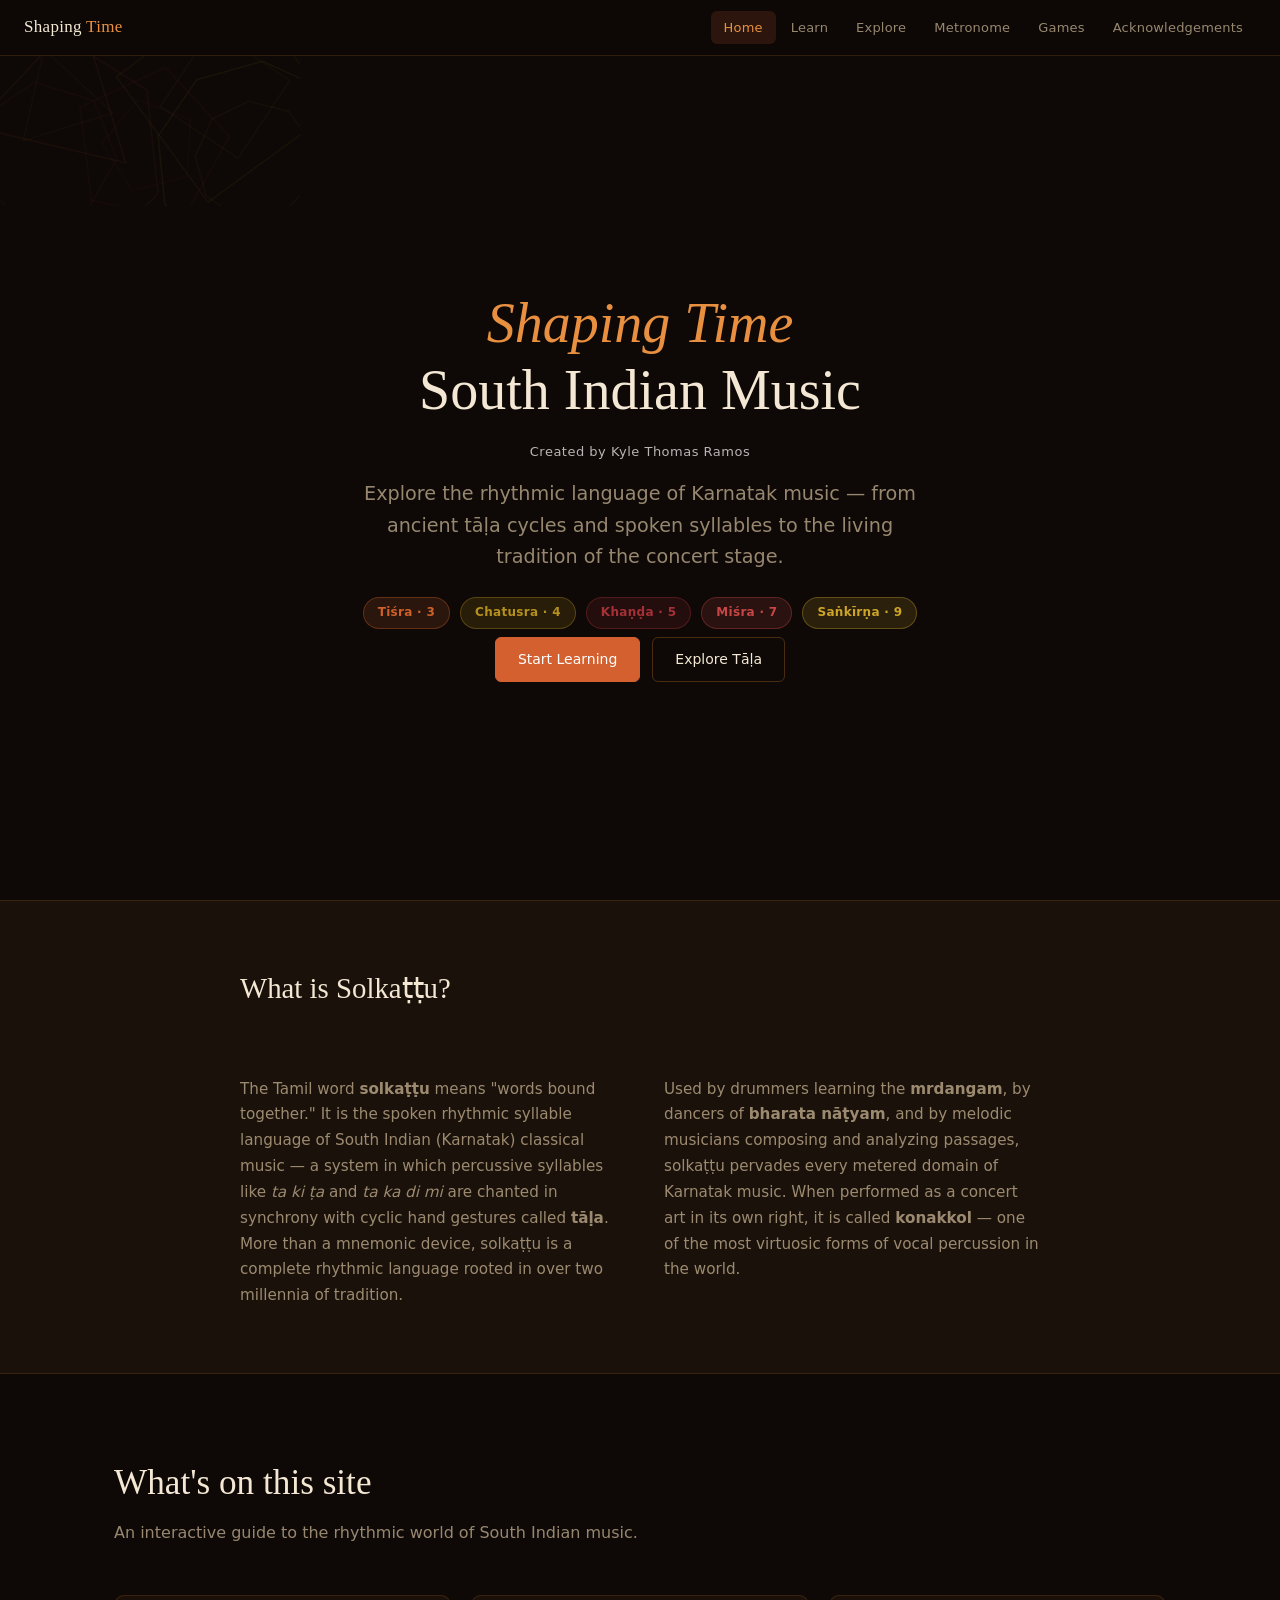
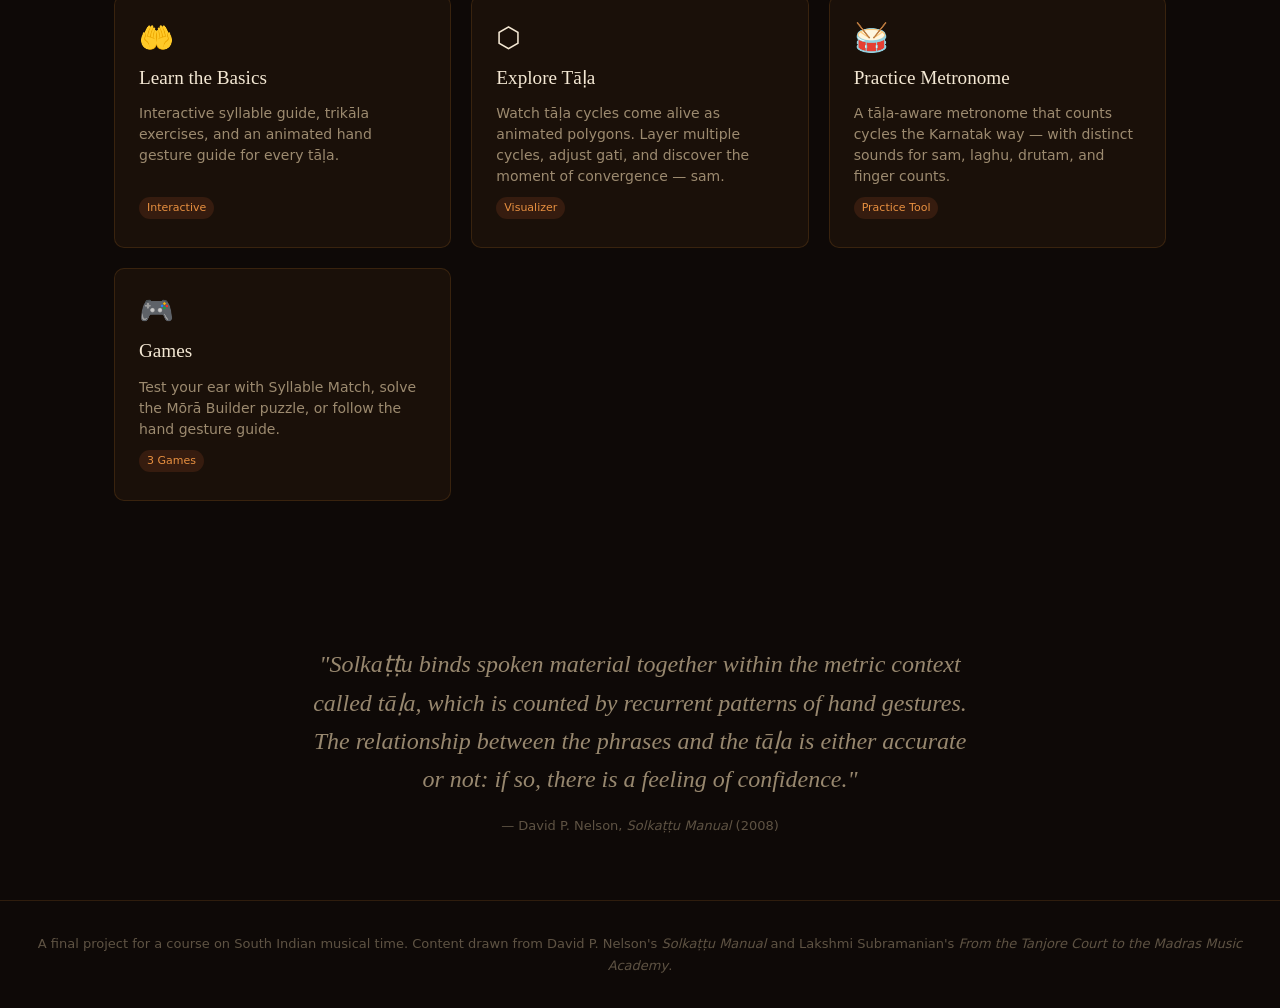
<file: index.html>
<!DOCTYPE html>
<html lang="en">
<head>
  <meta charset="UTF-8">
  <meta name="viewport" content="width=device-width, initial-scale=1.0">
  <title>Shaping Time — South Indian Music</title>
  <link rel="stylesheet" href="css/main.css">
  <style>
    .hero { min-height: calc(100vh - var(--nav-h)); justify-content: center; }
    .hero canvas { pointer-events: none; }
    .tala-chips {
      display: flex; gap: 10px; flex-wrap: wrap; justify-content: center;
      margin: 24px 0 8px;
    }
    .tala-chip {
      padding: 5px 14px; border-radius: 20px; font-size: 12px; font-weight: 600;
      opacity: 0.85; letter-spacing: 0.3px;
    }
    .feature-section {
      padding: 80px 24px;
      max-width: 1100px;
      margin: 0 auto;
    }
    .feature-intro {
      max-width: 600px;
      margin-bottom: 48px;
    }
    .about-band {
      background: var(--surface);
      border-top: 1px solid var(--border);
      border-bottom: 1px solid var(--border);
      padding: 64px 24px;
    }
    .about-inner {
      max-width: 800px;
      margin: 0 auto;
      display: grid;
      grid-template-columns: 1fr 1fr;
      gap: 48px;
      align-items: start;
    }
    .about-inner h2 {
      font-family: Georgia, serif;
      font-size: 1.8rem;
      font-weight: normal;
      color: var(--text);
      margin-bottom: 16px;
      grid-column: 1 / -1;
    }
    .about-inner p { font-size: 0.95rem; color: var(--text-dim); line-height: 1.7; }
    .quote-band {
      padding: 64px 24px;
      text-align: center;
    }
    .big-quote {
      font-family: Georgia, serif;
      font-size: clamp(1.1rem, 2.5vw, 1.5rem);
      font-style: italic;
      color: var(--text-dim);
      max-width: 680px;
      margin: 0 auto 16px;
      line-height: 1.6;
    }
    .big-quote-attr {
      font-size: 13px;
      color: var(--text-mute);
    }
    @media (max-width: 600px) {
      .about-inner { grid-template-columns: 1fr; gap: 20px; }
    }
  </style>
</head>
<body>
  <!-- NAV -->
  <nav class="site-nav">
    <a class="nav-brand" href="index.html">Shaping <span>Time</span></a>
    <button class="nav-toggle" onclick="document.querySelector('.nav-links').classList.toggle('open')">☰</button>
    <ul class="nav-links">
      <li><a href="index.html" class="active">Home</a></li>
      <li><a href="learn.html">Learn</a></li>
      <li><a href="demo/index.html">Explore</a></li>
      <li><a href="metronome.html">Metronome</a></li>
      <li><a href="games/index.html">Games</a></li>
      <li><a href="acknowledgements.html">Acknowledgements</a></li>
    </ul>
  </nav>

  <div class="page-wrap">
    <!-- HERO -->
    <section class="hero">
      <canvas id="hero-canvas" class="hero-canvas"></canvas>
      <div class="hero-content">
        <h1><em>Shaping Time</em><br>South Indian Music</h1>
        <p style="font-size:13px;color:rgba(255,255,255,0.7);letter-spacing:0.5px;margin:6px 0 16px;">Created by Kyle Thomas Ramos</p>
        <p>Explore the rhythmic language of Karnatak music — from ancient tāḷa cycles and spoken syllables to the living tradition of the concert stage.</p>
        <div class="tala-chips">
          <span class="tala-chip badge-tisra">Tiśra · 3</span>
          <span class="tala-chip badge-chatusra">Chatusra · 4</span>
          <span class="tala-chip badge-khanda">Khaṇḍa · 5</span>
          <span class="tala-chip badge-misra">Miśra · 7</span>
          <span class="tala-chip badge-sankirna">Saṅkīrṇa · 9</span>
        </div>
        <div class="hero-cta">
          <a href="learn.html" class="btn btn-primary">Start Learning</a>
          <a href="demo/index.html" class="btn btn-outline">Explore Tāḷa</a>
        </div>
      </div>
    </section>

    <!-- ABOUT BAND -->
    <div class="about-band">
      <div class="about-inner">
        <h2>What is Solkaṭṭu?</h2>
        <p>The Tamil word <strong>solkaṭṭu</strong> means "words bound together." It is the spoken rhythmic syllable language of South Indian (Karnatak) classical music — a system in which percussive syllables like <em>ta ki ṭa</em> and <em>ta ka di mi</em> are chanted in synchrony with cyclic hand gestures called <strong>tāḷa</strong>. More than a mnemonic device, solkaṭṭu is a complete rhythmic language rooted in over two millennia of tradition.</p>
        <p>Used by drummers learning the <strong>mrdangam</strong>, by dancers of <strong>bharata nāṭyam</strong>, and by melodic musicians composing and analyzing passages, solkaṭṭu pervades every metered domain of Karnatak music. When performed as a concert art in its own right, it is called <strong>konakkol</strong> — one of the most virtuosic forms of vocal percussion in the world.</p>
      </div>
    </div>

    <!-- FEATURES -->
    <div class="feature-section">
      <div class="feature-intro">
        <h2 class="section-title">What's on this site</h2>
        <p class="section-sub">An interactive guide to the rhythmic world of South Indian music.</p>
      </div>
      <div class="card-grid">
        <a class="card" href="learn.html">
          <div class="card-icon">🤲</div>
          <div class="card-title">Learn the Basics</div>
          <div class="card-desc">Interactive syllable guide, trikāla exercises, and an animated hand gesture guide for every tāḷa.</div>
          <span class="card-tag">Interactive</span>
        </a>
        <a class="card" href="demo/index.html">
          <div class="card-icon">⬡</div>
          <div class="card-title">Explore Tāḷa</div>
          <div class="card-desc">Watch tāḷa cycles come alive as animated polygons. Layer multiple cycles, adjust gati, and discover the moment of convergence — sam.</div>
          <span class="card-tag">Visualizer</span>
        </a>
        <a class="card" href="metronome.html">
          <div class="card-icon">🥁</div>
          <div class="card-title">Practice Metronome</div>
          <div class="card-desc">A tāḷa-aware metronome that counts cycles the Karnatak way — with distinct sounds for sam, laghu, drutam, and finger counts.</div>
          <span class="card-tag">Practice Tool</span>
        </a>
        <a class="card" href="games/index.html">
          <div class="card-icon">🎮</div>
          <div class="card-title">Games</div>
          <div class="card-desc">Test your ear with Syllable Match, solve the Mōrā Builder puzzle, or follow the hand gesture guide.</div>
          <span class="card-tag">3 Games</span>
        </a>
      </div>
    </div>

    <!-- QUOTE -->
    <div class="quote-band">
      <p class="big-quote">"Solkaṭṭu binds spoken material together within the metric context called tāḷa, which is counted by recurrent patterns of hand gestures. The relationship between the phrases and the tāḷa is either accurate or not: if so, there is a feeling of confidence."</p>
      <p class="big-quote-attr">— David P. Nelson, <em>Solkaṭṭu Manual</em> (2008)</p>
    </div>

    <footer class="site-footer">
      <p>A final project for a course on South Indian musical time. Content drawn from David P. Nelson's <em>Solkaṭṭu Manual</em> and Lakshmi Subramanian's <em>From the Tanjore Court to the Madras Music Academy</em>.</p>
    </footer>
  </div>

  <script>
    // Animated hero background — gentle floating tala polygons
    const canvas = document.getElementById('hero-canvas');
    const ctx = canvas.getContext('2d');

    const shapes = [
      { sides: 3, color: '#f07030', x: 0, y: 0, r: 0, speed: 0.003, size: 90, ox: 0.2, oy: 0.3 },
      { sides: 4, color: '#d4a820', x: 0, y: 0, r: 0, speed: 0.002, size: 110, ox: 0.75, oy: 0.25 },
      { sides: 5, color: '#c03840', x: 0, y: 0, r: 0, speed: 0.0025, size: 80, ox: 0.5, oy: 0.6 },
      { sides: 7, color: '#e85050', x: 0, y: 0, r: 0, speed: 0.0015, size: 120, ox: 0.15, oy: 0.65 },
      { sides: 9, color: '#f0c030', x: 0, y: 0, r: 0, speed: 0.001, size: 100, ox: 0.85, oy: 0.7 },
    ];

    function resize() {
      canvas.width = canvas.offsetWidth;
      canvas.height = canvas.offsetHeight;
    }

    function drawPoly(cx, cy, r, sides, rot, color) {
      ctx.beginPath();
      for (let i = 0; i <= sides; i++) {
        const a = rot + (2 * Math.PI * i) / sides - Math.PI / 2;
        const x = cx + r * Math.cos(a);
        const y = cy + r * Math.sin(a);
        i === 0 ? ctx.moveTo(x, y) : ctx.lineTo(x, y);
      }
      ctx.strokeStyle = color;
      ctx.lineWidth = 1.5;
      ctx.stroke();
    }

    function frame() {
      ctx.clearRect(0, 0, canvas.width, canvas.height);
      shapes.forEach(s => {
        s.r += s.speed;
        const x = s.ox * canvas.width;
        const y = s.oy * canvas.height;
        // outer ring
        drawPoly(x, y, s.size, s.sides, s.r, s.color + '22');
        // inner ring
        drawPoly(x, y, s.size * 0.6, s.sides, -s.r * 1.3, s.color + '18');
      });
      requestAnimationFrame(frame);
    }

    window.addEventListener('resize', resize);
    resize();
    frame();
  </script>
</body>
</html>
</file>
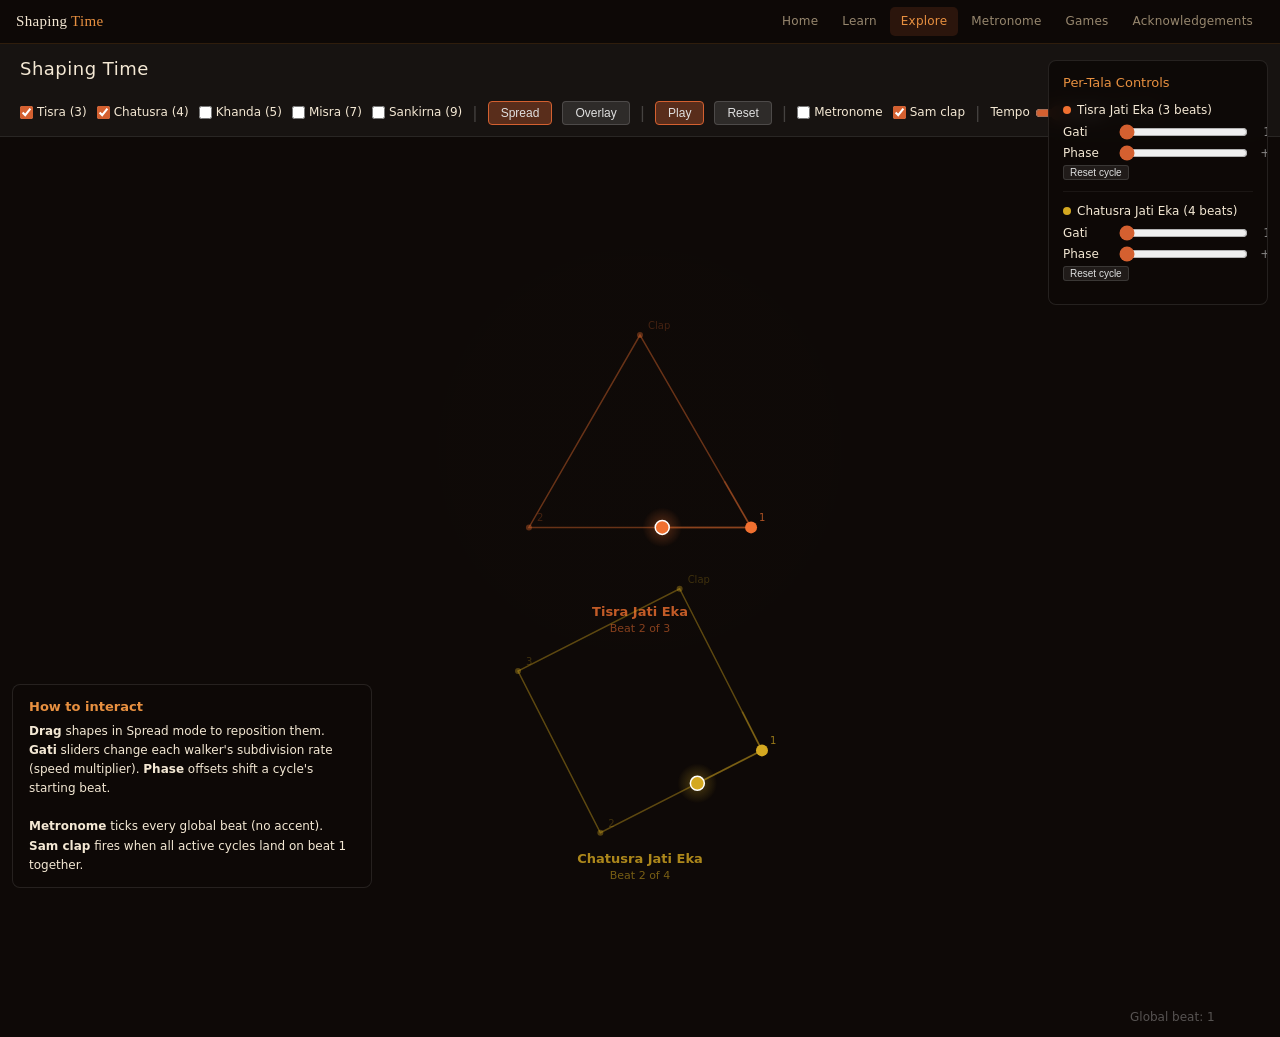
<file: demo/index.html>
<!DOCTYPE html>
<html lang="en">
<head>
  <meta charset="UTF-8">
  <meta name="viewport" content="width=device-width, initial-scale=1.0">
  <title>Explore Tāḷa — Shaping Time</title>
  <link rel="stylesheet" href="../css/main.css">
  <style>
    * { margin: 0; padding: 0; box-sizing: border-box; }
    body {
      background: #0e0907;
      color: #f4e8d4;
      font-family: 'Segoe UI', system-ui, sans-serif;
      overflow: hidden;
      height: 100vh;
      display: flex;
      flex-direction: column;
    }
    header {
      padding: 10px 20px;
      background: rgba(255,255,255,0.04);
      border-bottom: 1px solid rgba(255,255,255,0.08);
      display: flex;
      align-items: center;
      gap: 16px;
      flex-wrap: wrap;
    }
    header h1 {
      font-size: 18px;
      font-weight: 500;
      letter-spacing: 0.5px;
      white-space: nowrap;
    }
    .controls {
      display: flex;
      gap: 10px;
      align-items: center;
      flex-wrap: wrap;
    }
    .controls label {
      font-size: 12px;
      display: flex;
      align-items: center;
      gap: 4px;
      cursor: pointer;
      user-select: none;
    }
    .controls input[type="checkbox"] { accent-color: #d46030; }
    .controls button {
      background: rgba(255,255,255,0.1);
      border: 1px solid rgba(255,255,255,0.15);
      color: #e0e0e0;
      padding: 4px 12px;
      border-radius: 4px;
      font-size: 12px;
      cursor: pointer;
      transition: background 0.2s;
    }
    .controls button:hover { background: rgba(255,255,255,0.18); }
    .controls button.active { background: rgba(212,96,48,0.35); border-color: #d46030; }
    .sep { color: rgba(255,255,255,0.2); }
    .speed-control {
      display: flex;
      align-items: center;
      gap: 5px;
      font-size: 12px;
    }
    .speed-control input[type="range"] {
      width: 70px;
      accent-color: #d46030;
    }
    canvas { flex: 1; display: block; cursor: grab; }
    canvas.dragging { cursor: grabbing; }
    .site-nav { position: relative; height: auto; backdrop-filter: none; background: none; border-bottom: none; padding: 0; }

    /* --- Side panel for per-tala controls --- */
    #side-panel {
      position: absolute;
      top: 60px;
      right: 12px;
      background: rgba(14,9,7,0.92);
      border: 1px solid rgba(255,255,255,0.1);
      border-radius: 8px;
      padding: 12px 14px;
      font-size: 12px;
      line-height: 1.5;
      backdrop-filter: blur(8px);
      width: 220px;
      max-height: calc(100vh - 80px);
      overflow-y: auto;
    }
    #side-panel h3 {
      font-size: 13px;
      margin-bottom: 8px;
      color: #e89040;
      font-weight: 500;
    }
    .tala-ctrl {
      margin-bottom: 10px;
      padding-bottom: 8px;
      border-bottom: 1px solid rgba(255,255,255,0.06);
    }
    .tala-ctrl:last-child { border-bottom: none; margin-bottom: 0; }
    .tala-ctrl-header {
      display: flex;
      align-items: center;
      gap: 6px;
      margin-bottom: 4px;
      font-weight: 500;
    }
    .tala-ctrl-dot {
      width: 8px; height: 8px;
      border-radius: 50%;
      flex-shrink: 0;
    }
    .tala-ctrl-row {
      display: flex;
      align-items: center;
      gap: 6px;
      margin: 3px 0;
    }
    .tala-ctrl-row span { min-width: 50px; }
    .tala-ctrl-row input[type="range"] {
      flex: 1;
      accent-color: #d46030;
      height: 14px;
    }
    .tala-ctrl-row .val { min-width: 24px; text-align: right; color: rgba(255,255,255,0.5); }
    .tala-ctrl-row button {
      background: rgba(255,255,255,0.08);
      border: 1px solid rgba(255,255,255,0.12);
      color: #e0e0e0;
      padding: 1px 6px;
      border-radius: 3px;
      font-size: 10px;
      cursor: pointer;
    }
    .tala-ctrl-row button:hover { background: rgba(255,255,255,0.15); }

    #info-panel {
      position: absolute;
      bottom: 12px;
      left: 12px;
      background: rgba(14,9,7,0.90);
      border: 1px solid rgba(255,255,255,0.1);
      border-radius: 8px;
      padding: 12px 16px;
      font-size: 12px;
      line-height: 1.6;
      max-width: 360px;
      backdrop-filter: blur(8px);
    }
    #info-panel h3 { font-size: 13px; margin-bottom: 4px; color: #e89040; }
    #convergence-flash {
      position: absolute;
      top: 0; left: 0; right: 0; bottom: 0;
      pointer-events: none;
      background: radial-gradient(circle, rgba(255,220,120,0.15) 0%, transparent 70%);
      opacity: 0;
      transition: opacity 0.1s;
    }
  </style>
</head>
<body>
  <nav class="site-nav" style="position:fixed;top:0;left:0;right:0;height:44px;background:rgba(14,9,7,0.94);border-bottom:1px solid rgba(200,120,40,0.18);backdrop-filter:blur(12px);z-index:200;display:flex;align-items:center;padding:0 16px;gap:0;">
    <a class="nav-brand" href="../index.html" style="font-family:Georgia,serif;font-size:15px;font-weight:normal;color:#f4e8d4;text-decoration:none;margin-right:auto;">Shaping <span style="color:#e89040">Time</span></a>
    <ul class="nav-links" style="display:flex;gap:2px;list-style:none;">
      <li><a href="../index.html" style="display:block;padding:5px 11px;color:rgba(244,220,180,0.60);text-decoration:none;font-size:12px;border-radius:5px;">Home</a></li>
      <li><a href="../learn.html" style="display:block;padding:5px 11px;color:rgba(244,220,180,0.60);text-decoration:none;font-size:12px;border-radius:5px;">Learn</a></li>
      <li><a href="index.html" style="display:block;padding:5px 11px;color:#e89040;text-decoration:none;font-size:12px;border-radius:5px;background:rgba(212,96,48,0.15);">Explore</a></li>
      <li><a href="../metronome.html" style="display:block;padding:5px 11px;color:rgba(244,220,180,0.60);text-decoration:none;font-size:12px;border-radius:5px;">Metronome</a></li>
      <li><a href="../games/index.html" style="display:block;padding:5px 11px;color:rgba(244,220,180,0.60);text-decoration:none;font-size:12px;border-radius:5px;">Games</a></li>
      <li><a href="../acknowledgements.html" style="display:block;padding:5px 11px;color:rgba(244,220,180,0.60);text-decoration:none;font-size:12px;border-radius:5px;">Acknowledgements</a></li>
    </ul>
  </nav>
  <header style="margin-top:44px;">
    <h1>Shaping Time</h1>
    <div class="controls">
      <label><input type="checkbox" id="toggle-tisra" checked> Tisra (3)</label>
      <label><input type="checkbox" id="toggle-chatusra" checked> Chatusra (4)</label>
      <label><input type="checkbox" id="toggle-khanda"> Khanda (5)</label>
      <label><input type="checkbox" id="toggle-misra"> Misra (7)</label>
      <label><input type="checkbox" id="toggle-sankirna"> Sankirna (9)</label>
      <span class="sep">|</span>
      <button id="btn-mode-spread" class="active">Spread</button>
      <button id="btn-mode-overlay">Overlay</button>
      <span class="sep">|</span>
      <button id="btn-play" class="active">Play</button>
      <button id="btn-reset">Reset</button>
      <span class="sep">|</span>
      <label><input type="checkbox" id="toggle-metronome"> Metronome</label>
      <label><input type="checkbox" id="toggle-sam-sound" checked> Sam clap</label>
      <span class="sep">|</span>
      <div class="speed-control">
        <span>Tempo</span>
        <input type="range" id="speed" min="20" max="200" value="72">
        <span id="speed-label">72 BPM</span>
      </div>
    </div>
  </header>

  <canvas id="canvas"></canvas>
  <div id="convergence-flash"></div>

  <div id="side-panel">
    <h3>Per-Tala Controls</h3>
    <div id="tala-controls"></div>
  </div>

  <div id="info-panel">
    <h3>How to interact</h3>
    <strong>Drag</strong> shapes in Spread mode to reposition them.
    <strong>Gati</strong> sliders change each walker's subdivision rate (speed multiplier).
    <strong>Phase</strong> offsets shift a cycle's starting beat.
    <br><br>
    <strong>Metronome</strong> ticks every global beat (no accent). <strong>Sam clap</strong> fires when all active cycles land on beat 1 together.
  </div>

  <script>
    const canvas = document.getElementById('canvas');
    const ctx = canvas.getContext('2d');
    const flash = document.getElementById('convergence-flash');

    // ===================== TALA DEFINITIONS =====================
    const talas = [
      { id: 'tisra',    name: 'Tisra',    fullName: 'Tisra Jati Eka',    beats: 3, color: '#f07030', sides: 3 },
      { id: 'chatusra', name: 'Chatusra', fullName: 'Chatusra Jati Eka', beats: 4, color: '#d4a820', sides: 4 },
      { id: 'khanda',   name: 'Khanda',   fullName: 'Khanda Jati Eka',   beats: 5, color: '#c03840', sides: 5 },
      { id: 'misra',    name: 'Misra',    fullName: 'Misra Jati Eka',    beats: 7, color: '#e85050', sides: 7 },
      { id: 'sankirna', name: 'Sankirna', fullName: 'Sankirna Jati Eka', beats: 9, color: '#f0c030', sides: 9 },
    ];

    // ===================== STATE =====================
    let playing = true;
    let bpm = 72;
    let globalBeat = 0;
    let lastTimestamp = null;
    let activeIds = new Set(['tisra', 'chatusra']);
    let viewMode = 'spread';
    let metronomeOn = false;
    let samSoundOn = true;

    // Per-tala state: gati (speed multiplier), phase offset, drag position
    const talaState = {};
    talas.forEach(t => {
      talaState[t.id] = {
        gati: 1,         // speed multiplier: 1 = normal, 2 = double-time, etc.
        phase: 0,        // beat offset (0 to beats-1)
        beatAccum: 0,    // independent beat accumulator
        dragX: null,     // custom position (spread mode)
        dragY: null,
        trails: [],
      };
    });

    // ===================== AUDIO ENGINE =====================
    let audioCtx = null;
    function initAudio() {
      if (!audioCtx) audioCtx = new (window.AudioContext || window.webkitAudioContext)();
    }

    // Metronome click — short, dry tick
    function playMetronomeClick() {
      if (!audioCtx) return;
      const osc = audioCtx.createOscillator();
      const gain = audioCtx.createGain();
      osc.connect(gain);
      gain.connect(audioCtx.destination);
      osc.frequency.value = 1000;
      osc.type = 'triangle';
      gain.gain.setValueAtTime(0.08, audioCtx.currentTime);
      gain.gain.exponentialRampToValueAtTime(0.001, audioCtx.currentTime + 0.04);
      osc.start();
      osc.stop(audioCtx.currentTime + 0.04);
    }

    // Clap sound — noise burst for convergence
    function playClap() {
      if (!audioCtx) return;
      const bufferSize = audioCtx.sampleRate * 0.15;
      const buffer = audioCtx.createBuffer(1, bufferSize, audioCtx.sampleRate);
      const data = buffer.getChannelData(0);
      for (let i = 0; i < bufferSize; i++) {
        data[i] = (Math.random() * 2 - 1) * Math.pow(1 - i / bufferSize, 3);
      }
      const source = audioCtx.createBufferSource();
      source.buffer = buffer;

      // Bandpass to make it sound like a clap
      const bp = audioCtx.createBiquadFilter();
      bp.type = 'bandpass';
      bp.frequency.value = 1200;
      bp.Q.value = 0.7;

      const gain = audioCtx.createGain();
      gain.gain.setValueAtTime(0.5, audioCtx.currentTime);
      gain.gain.exponentialRampToValueAtTime(0.001, audioCtx.currentTime + 0.15);

      source.connect(bp);
      bp.connect(gain);
      gain.connect(audioCtx.destination);
      source.start();
    }

    // Per-tala sam tone — pitched ping when an individual tala hits beat 1
    function playTalaSam(talaIndex) {
      if (!audioCtx) return;
      const freqs = [523, 659, 784, 988, 1175]; // C5, E5, G5, B5, D6
      const osc = audioCtx.createOscillator();
      const gain = audioCtx.createGain();
      osc.connect(gain);
      gain.connect(audioCtx.destination);
      osc.frequency.value = freqs[talaIndex % freqs.length];
      osc.type = 'sine';
      gain.gain.setValueAtTime(0.1, audioCtx.currentTime);
      gain.gain.exponentialRampToValueAtTime(0.001, audioCtx.currentTime + 0.12);
      osc.start();
      osc.stop(audioCtx.currentTime + 0.12);
    }

    // ===================== RESIZE =====================
    function resize() {
      canvas.width = window.innerWidth;
      canvas.height = window.innerHeight;
    }
    window.addEventListener('resize', resize);
    resize();

    // ===================== CONTROLS =====================
    talas.forEach(t => {
      document.getElementById('toggle-' + t.id).addEventListener('change', function() {
        if (this.checked) activeIds.add(t.id);
        else activeIds.delete(t.id);
        buildTalaControls();
      });
    });

    const btnSpread = document.getElementById('btn-mode-spread');
    const btnOverlay = document.getElementById('btn-mode-overlay');
    btnSpread.addEventListener('click', () => {
      viewMode = 'spread';
      btnSpread.classList.add('active');
      btnOverlay.classList.remove('active');
      talas.forEach(t => talaState[t.id].trails = []);
    });
    btnOverlay.addEventListener('click', () => {
      viewMode = 'overlay';
      btnOverlay.classList.add('active');
      btnSpread.classList.remove('active');
      talas.forEach(t => talaState[t.id].trails = []);
    });

    document.getElementById('btn-play').addEventListener('click', function() {
      initAudio();
      playing = !playing;
      this.textContent = playing ? 'Play' : 'Paused';
      this.classList.toggle('active', playing);
      if (playing) { lastTimestamp = null; requestAnimationFrame(animate); }
    });

    document.getElementById('btn-reset').addEventListener('click', () => {
      globalBeat = 0;
      lastTimestamp = null;
      talas.forEach(t => {
        talaState[t.id].beatAccum = 0;
        talaState[t.id].trails = [];
      });
    });

    document.getElementById('toggle-metronome').addEventListener('change', function() {
      initAudio();
      metronomeOn = this.checked;
    });
    document.getElementById('toggle-sam-sound').addEventListener('change', function() {
      initAudio();
      samSoundOn = this.checked;
    });

    const speedSlider = document.getElementById('speed');
    const speedLabelEl = document.getElementById('speed-label');
    speedSlider.addEventListener('input', () => {
      bpm = parseInt(speedSlider.value);
      speedLabelEl.textContent = bpm + ' BPM';
    });

    canvas.addEventListener('click', initAudio, { once: true });

    // ===================== PER-TALA CONTROL PANEL =====================
    function buildTalaControls() {
      const container = document.getElementById('tala-controls');
      container.innerHTML = '';
      talas.filter(t => activeIds.has(t.id)).forEach((t, idx) => {
        const st = talaState[t.id];
        const div = document.createElement('div');
        div.className = 'tala-ctrl';
        div.innerHTML = `
          <div class="tala-ctrl-header">
            <div class="tala-ctrl-dot" style="background:${t.color}"></div>
            ${t.fullName} (${t.beats} beats)
          </div>
          <div class="tala-ctrl-row">
            <span>Gati</span>
            <input type="range" min="1" max="4" step="1" value="${st.gati}" data-id="${t.id}" data-param="gati">
            <span class="val" id="val-gati-${t.id}">${st.gati}x</span>
          </div>
          <div class="tala-ctrl-row">
            <span>Phase</span>
            <input type="range" min="0" max="${t.beats - 1}" step="1" value="${st.phase}" data-id="${t.id}" data-param="phase">
            <span class="val" id="val-phase-${t.id}">+${st.phase}</span>
          </div>
          <div class="tala-ctrl-row">
            <button data-id="${t.id}" data-action="reset-cycle">Reset cycle</button>
          </div>
        `;
        container.appendChild(div);
      });

      // Bind slider events
      container.querySelectorAll('input[type="range"]').forEach(slider => {
        slider.addEventListener('input', () => {
          const id = slider.dataset.id;
          const param = slider.dataset.param;
          const val = parseInt(slider.value);
          talaState[id][param] = val;
          if (param === 'gati') {
            document.getElementById('val-gati-' + id).textContent = val + 'x';
          } else if (param === 'phase') {
            document.getElementById('val-phase-' + id).textContent = '+' + val;
          }
        });
      });

      // Bind reset buttons
      container.querySelectorAll('button[data-action="reset-cycle"]').forEach(btn => {
        btn.addEventListener('click', () => {
          const id = btn.dataset.id;
          talaState[id].beatAccum = 0;
          talaState[id].trails = [];
        });
      });
    }
    buildTalaControls();

    // ===================== DRAG & DROP (Spread mode) =====================
    let dragTarget = null;
    let dragOffsetX = 0, dragOffsetY = 0;

    canvas.addEventListener('mousedown', (e) => {
      if (viewMode !== 'spread') return;
      const rect = canvas.getBoundingClientRect();
      const mx = e.clientX - rect.left;
      const my = e.clientY - rect.top;

      // Find which tala shape the click is near
      const active = talas.filter(t => activeIds.has(t.id));
      const cx = canvas.width / 2;
      const cy = canvas.height / 2;
      const baseRadius = Math.min(canvas.width, canvas.height) * 0.25;
      const count = active.length;

      for (let i = active.length - 1; i >= 0; i--) {
        const t = active[i];
        const st = talaState[t.id];
        let px, py;
        if (st.dragX !== null) {
          px = st.dragX;
          py = st.dragY;
        } else if (count > 1) {
          const spreadRadius = baseRadius * 0.55;
          const angle = -Math.PI / 2 + (2 * Math.PI * i) / count;
          px = cx + spreadRadius * Math.cos(angle);
          py = cy + spreadRadius * Math.sin(angle);
        } else {
          px = cx;
          py = cy;
        }
        const dist = Math.hypot(mx - px, my - py);
        const radius = count > 1 ? baseRadius * (0.65 - count * 0.04) : baseRadius;
        if (dist < radius + 20) {
          dragTarget = t.id;
          dragOffsetX = mx - px;
          dragOffsetY = my - py;
          canvas.classList.add('dragging');
          break;
        }
      }
    });

    canvas.addEventListener('mousemove', (e) => {
      if (!dragTarget) return;
      const rect = canvas.getBoundingClientRect();
      talaState[dragTarget].dragX = e.clientX - rect.left - dragOffsetX;
      talaState[dragTarget].dragY = e.clientY - rect.top - dragOffsetY;
      talaState[dragTarget].trails = [];
    });

    canvas.addEventListener('mouseup', () => {
      dragTarget = null;
      canvas.classList.remove('dragging');
    });
    canvas.addEventListener('mouseleave', () => {
      dragTarget = null;
      canvas.classList.remove('dragging');
    });

    // ===================== GEOMETRY =====================
    function getPolygonVertices(cx, cy, radius, sides, rotationOffset) {
      const verts = [];
      for (let i = 0; i < sides; i++) {
        const angle = rotationOffset + (2 * Math.PI * i) / sides - Math.PI / 2;
        verts.push({ x: cx + radius * Math.cos(angle), y: cy + radius * Math.sin(angle) });
      }
      return verts;
    }

    function lerp(a, b, t) {
      return { x: a.x + (b.x - a.x) * t, y: a.y + (b.y - a.y) * t };
    }

    function getPositionOnPath(verts, beatFraction) {
      const n = verts.length;
      const totalProgress = ((beatFraction % n) + n) % n;
      const segIndex = Math.floor(totalProgress);
      const segT = totalProgress - segIndex;
      return lerp(verts[segIndex], verts[(segIndex + 1) % n], segT);
    }

    // ===================== DRAWING =====================
    function drawPath(verts, color, alpha) {
      ctx.beginPath();
      ctx.moveTo(verts[0].x, verts[0].y);
      for (let i = 1; i <= verts.length; i++) {
        ctx.lineTo(verts[i % verts.length].x, verts[i % verts.length].y);
      }
      ctx.closePath();
      ctx.strokeStyle = color + hexAlpha(alpha * 0.4);
      ctx.lineWidth = 1.5;
      ctx.stroke();
    }

    function drawVertexDots(verts, color, alpha, beatInCycle) {
      verts.forEach((v, i) => {
        const isCurrent = Math.floor(beatInCycle) % verts.length === i;
        const r = isCurrent ? 6 : 3;
        const a = isCurrent ? alpha : alpha * 0.35;
        ctx.beginPath();
        ctx.arc(v.x, v.y, r, 0, Math.PI * 2);
        ctx.fillStyle = color + hexAlpha(a);
        ctx.fill();
        ctx.font = '10px system-ui';
        ctx.fillStyle = color + hexAlpha(a * 0.7);
        ctx.fillText(i === 0 ? 'Clap' : `${i}`, v.x + 8, v.y - 6);
      });
    }

    function drawWalker(pos, color, trail) {
      if (trail.length > 1) {
        ctx.beginPath();
        ctx.moveTo(trail[0].x, trail[0].y);
        for (let i = 1; i < trail.length; i++) ctx.lineTo(trail[i].x, trail[i].y);
        ctx.strokeStyle = color + '40';
        ctx.lineWidth = 2;
        ctx.stroke();
      }
      const grd = ctx.createRadialGradient(pos.x, pos.y, 0, pos.x, pos.y, 20);
      grd.addColorStop(0, color + '55');
      grd.addColorStop(1, color + '00');
      ctx.beginPath();
      ctx.arc(pos.x, pos.y, 20, 0, Math.PI * 2);
      ctx.fillStyle = grd;
      ctx.fill();
      ctx.beginPath();
      ctx.arc(pos.x, pos.y, 7, 0, Math.PI * 2);
      ctx.fillStyle = color;
      ctx.fill();
      ctx.strokeStyle = '#fff';
      ctx.lineWidth = 1.5;
      ctx.stroke();
    }

    // Draw gati subdivision ticks around walker
    function drawGatiIndicator(pos, color, gati, subBeatFrac) {
      if (gati <= 1) return;
      for (let g = 0; g < gati; g++) {
        const angle = (2 * Math.PI * g) / gati - Math.PI / 2;
        const dist = 14;
        const tx = pos.x + dist * Math.cos(angle);
        const ty = pos.y + dist * Math.sin(angle);
        const isCurrent = Math.floor(subBeatFrac * gati) % gati === g;
        ctx.beginPath();
        ctx.arc(tx, ty, isCurrent ? 3 : 1.5, 0, Math.PI * 2);
        ctx.fillStyle = isCurrent ? color : color + '60';
        ctx.fill();
      }
    }

    function hexAlpha(a) {
      return Math.round(Math.max(0, Math.min(1, a)) * 255).toString(16).padStart(2, '0');
    }

    // ===================== CONVERGENCE =====================
    let lastConvergenceBeat = -1;
    let convergenceGlow = 0;

    function checkConvergence() {
      const active = talas.filter(t => activeIds.has(t.id));
      if (active.length < 2) return false;
      // Check if all active talas are at beat 0 (sam) simultaneously
      const allAtSam = active.every(t => {
        const st = talaState[t.id];
        const effectiveBeat = (st.beatAccum + st.phase) % t.beats;
        return Math.floor(effectiveBeat) === 0 && Math.floor(st.beatAccum) !== Math.floor(st.beatAccum - 0.02);
      });
      return allAtSam;
    }

    // Simpler convergence: check on integer beat crossings
    let prevBeatInts = {};
    talas.forEach(t => prevBeatInts[t.id] = -1);

    function checkConvergenceOnCrossing() {
      const active = talas.filter(t => activeIds.has(t.id));
      if (active.length < 2) return false;

      // Did any tala just cross to beat 0?
      let anyCrossedSam = false;
      let allAtSam = true;

      active.forEach(t => {
        const st = talaState[t.id];
        const currentBeatInCycle = Math.floor((st.beatAccum + st.phase) % t.beats);
        if (currentBeatInCycle === 0 && prevBeatInts[t.id] !== 0) {
          anyCrossedSam = true;
        }
        if (currentBeatInCycle !== 0) allAtSam = false;
        prevBeatInts[t.id] = currentBeatInCycle;
      });

      return anyCrossedSam && allAtSam;
    }

    // ===================== MAIN ANIMATION =====================
    let prevGlobalBeatInt = -1;

    function animate(timestamp) {
      if (!playing) return;
      if (!lastTimestamp) lastTimestamp = timestamp;
      const dt = Math.min((timestamp - lastTimestamp) / 1000, 0.1); // cap at 100ms
      lastTimestamp = timestamp;

      const beatsPerSec = bpm / 60;
      const prevBeat = globalBeat;
      globalBeat += beatsPerSec * dt;

      // --- Metronome on every global beat crossing ---
      const curGlobalInt = Math.floor(globalBeat);
      if (curGlobalInt > prevGlobalBeatInt && metronomeOn) {
        playMetronomeClick();
      }
      prevGlobalBeatInt = curGlobalInt;

      // --- Advance each tala independently (gati affects speed) ---
      talas.forEach((t, idx) => {
        if (!activeIds.has(t.id)) return;
        const st = talaState[t.id];
        const prevAccum = st.beatAccum;
        st.beatAccum += beatsPerSec * dt * st.gati;

        // Per-tala sam sound
        const prevBeatInCycle = Math.floor((prevAccum + st.phase) % t.beats);
        const curBeatInCycle = Math.floor((st.beatAccum + st.phase) % t.beats);
        if (curBeatInCycle === 0 && prevBeatInCycle !== 0) {
          playTalaSam(idx);
        }
      });

      // --- Convergence check ---
      if (checkConvergenceOnCrossing()) {
        convergenceGlow = 1.0;
        if (samSoundOn) playClap();
      }
      convergenceGlow *= 0.94;
      flash.style.opacity = convergenceGlow;

      // --- Draw ---
      ctx.clearRect(0, 0, canvas.width, canvas.height);

      const canvasCx = canvas.width / 2;
      const canvasCy = canvas.height / 2;
      const baseRadius = Math.min(canvas.width, canvas.height) * 0.25;

      const active = talas.filter(t => activeIds.has(t.id));
      const count = active.length;

      active.forEach((t, i) => {
        const st = talaState[t.id];
        let px, py, radius;

        if (viewMode === 'spread') {
          radius = count > 1 ? baseRadius * (0.65 - count * 0.04) : baseRadius;
          if (st.dragX !== null) {
            px = st.dragX;
            py = st.dragY;
          } else if (count > 1) {
            const spreadRadius = baseRadius * 0.55;
            const angle = -Math.PI / 2 + (2 * Math.PI * i) / count;
            px = canvasCx + spreadRadius * Math.cos(angle);
            py = canvasCy + spreadRadius * Math.sin(angle);
          } else {
            px = canvasCx;
            py = canvasCy;
          }
        } else {
          px = canvasCx;
          py = canvasCy;
          radius = baseRadius * (0.85 + i * 0.06);
        }

        const rotOffset = viewMode === 'spread' ? (2 * Math.PI * i) / (count || 1) * 0.1 : 0;
        const verts = getPolygonVertices(px, py, radius, t.sides, rotOffset);

        const effectiveBeat = (st.beatAccum + st.phase) % t.beats;
        const pathAlpha = viewMode === 'overlay' ? 0.6 : 1;

        drawPath(verts, t.color, pathAlpha);
        drawVertexDots(verts, t.color, pathAlpha, effectiveBeat);

        const pos = getPositionOnPath(verts, effectiveBeat);

        st.trails.push({ x: pos.x, y: pos.y });
        if (st.trails.length > 30) st.trails.shift();

        drawWalker(pos, t.color, st.trails);

        // Show gati subdivision dots around the walker
        const subBeatFrac = effectiveBeat % 1;
        drawGatiIndicator(pos, t.color, st.gati, subBeatFrac);

        // Labels
        if (viewMode === 'spread') {
          ctx.font = 'bold 13px system-ui';
          ctx.fillStyle = t.color + 'cc';
          ctx.textAlign = 'center';
          ctx.fillText(t.fullName, px, py + radius + 24);
          ctx.fillStyle = t.color + '88';
          ctx.font = '11px system-ui';
          const beatLabel = `Beat ${Math.floor(effectiveBeat) + 1} of ${t.beats}`;
          const gatiLabel = st.gati > 1 ? ` · gati ${st.gati}x` : '';
          ctx.fillText(beatLabel + gatiLabel, px, py + radius + 40);
          ctx.textAlign = 'left';
        }
      });

      // --- Overlay mode: shared sam point + labels ---
      if (viewMode === 'overlay') {
        const samY = canvasCy - baseRadius * 0.85;
        const samPulse = convergenceGlow > 0.05 ? 10 + convergenceGlow * 8 : 8;
        ctx.beginPath();
        ctx.arc(canvasCx, samY, samPulse, 0, Math.PI * 2);
        ctx.fillStyle = `rgba(255,220,120,${convergenceGlow > 0.05 ? 0.9 : 0.5})`;
        ctx.fill();
        ctx.font = 'bold 12px system-ui';
        ctx.fillStyle = 'rgba(255,220,120,0.8)';
        ctx.textAlign = 'center';
        ctx.fillText('SAM', canvasCx, samY - 16);
        ctx.textAlign = 'left';

        active.forEach((t, i) => {
          const st = talaState[t.id];
          const effectiveBeat = (st.beatAccum + st.phase) % t.beats;
          const labelY = canvasCy + baseRadius + 30 + i * 20;
          ctx.font = '12px system-ui';
          ctx.fillStyle = t.color + 'cc';
          ctx.textAlign = 'center';
          const gatiLabel = st.gati > 1 ? ` · gati ${st.gati}x` : '';
          ctx.fillText(`${t.fullName}: Beat ${Math.floor(effectiveBeat) + 1} of ${t.beats}${gatiLabel}`, canvasCx, labelY);
          ctx.textAlign = 'left';
        });
      }

      // --- Convergence flash visuals ---
      if (convergenceGlow > 0.05 && count > 1) {
        let flashX, flashY;
        if (viewMode === 'overlay') {
          flashX = canvasCx;
          flashY = canvasCy - baseRadius * 0.85;
        } else {
          flashX = canvasCx;
          flashY = canvasCy;
        }
        const flashR = 40 + convergenceGlow * 50;
        const g = ctx.createRadialGradient(flashX, flashY, 0, flashX, flashY, flashR);
        g.addColorStop(0, `rgba(255,220,120,${convergenceGlow * 0.7})`);
        g.addColorStop(0.5, `rgba(255,220,120,${convergenceGlow * 0.2})`);
        g.addColorStop(1, 'rgba(255,220,120,0)');
        ctx.beginPath();
        ctx.arc(flashX, flashY, flashR, 0, Math.PI * 2);
        ctx.fillStyle = g;
        ctx.fill();

        if (viewMode === 'spread') {
          ctx.font = 'bold 14px system-ui';
          ctx.fillStyle = `rgba(255,220,120,${convergenceGlow})`;
          ctx.textAlign = 'center';
          ctx.fillText('SAM', flashX, flashY + 4);
          ctx.textAlign = 'left';
        }
      }

      // Global beat counter
      ctx.font = '12px system-ui';
      ctx.fillStyle = 'rgba(255,255,255,0.3)';
      ctx.fillText(`Global beat: ${Math.floor(globalBeat)}`, canvas.width - 150, canvas.height - 16);

      requestAnimationFrame(animate);
    }

    requestAnimationFrame(animate);
  </script>
</body>
</html>
</file>
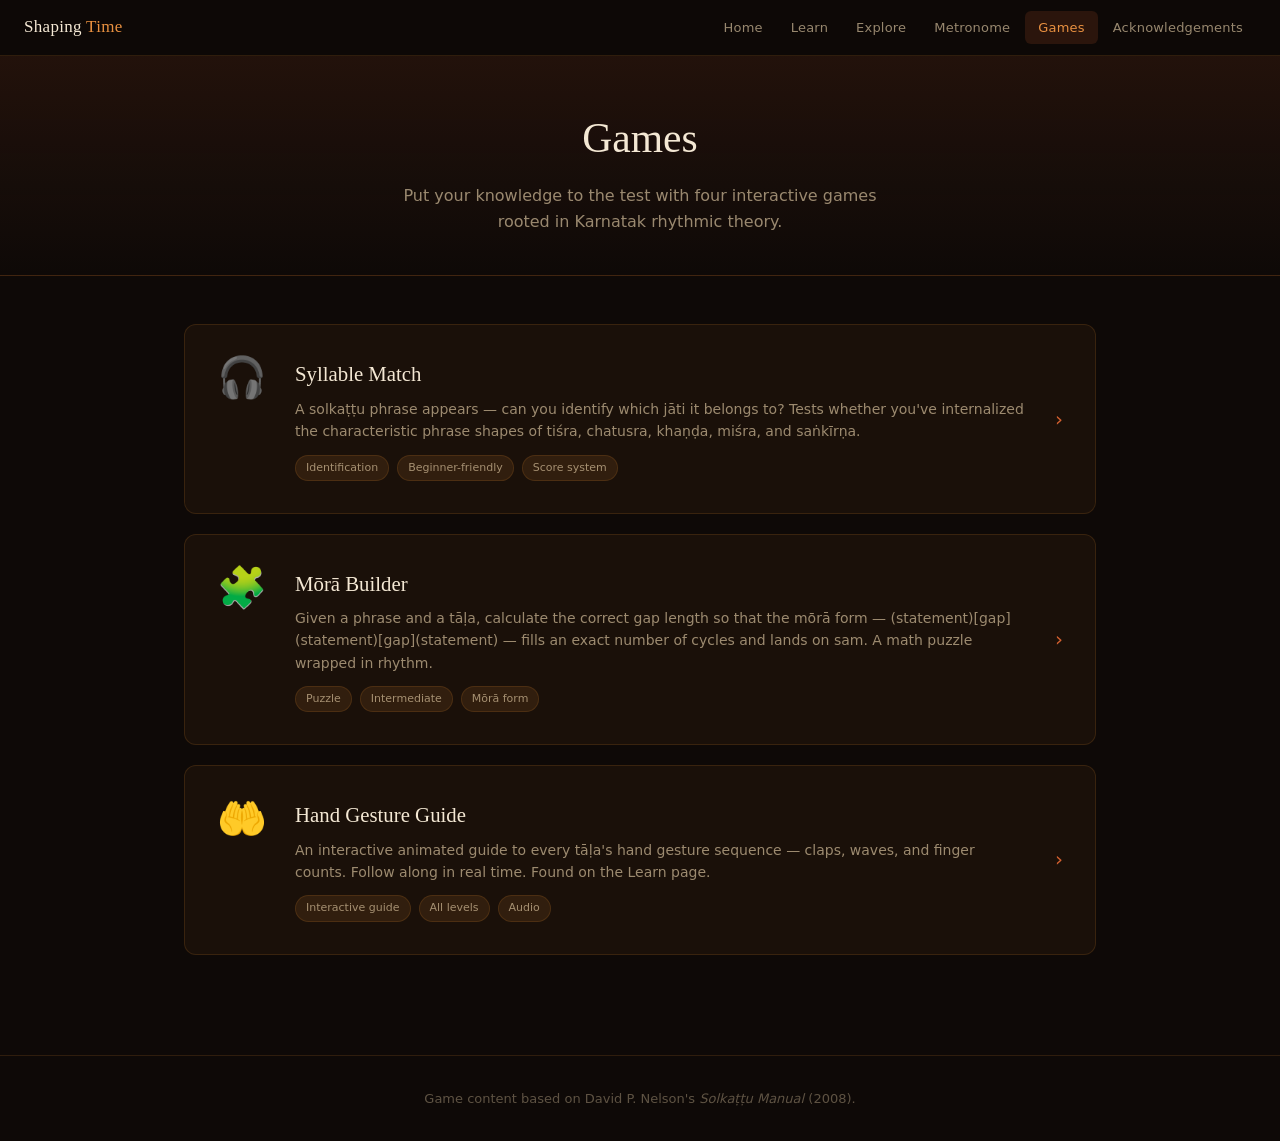
<file: games/index.html>
<!DOCTYPE html>
<html lang="en">
<head>
  <meta charset="UTF-8">
  <meta name="viewport" content="width=device-width, initial-scale=1.0">
  <title>Games — Shaping Time</title>
  <link rel="stylesheet" href="../css/main.css">
  <style>
    .games-hero { background: linear-gradient(to bottom, rgba(212,96,48,0.10), transparent); border-bottom: 1px solid var(--border); padding: 48px 24px 40px; text-align: center; }
    .games-hero h1 { font-family: Georgia,serif; font-size: clamp(1.8rem,4vw,2.6rem); font-weight: normal; margin-bottom: 10px; }
    .games-hero p { color: var(--text-dim); max-width: 520px; margin: 0 auto; }
    .games-wrap { max-width: 960px; margin: 0 auto; padding: 48px 24px 80px; }
    .game-card {
      background: var(--surface); border: 1px solid var(--border); border-radius: 12px;
      padding: 32px; display: flex; gap: 28px; align-items: flex-start;
      text-decoration: none; color: inherit; transition: all 0.2s; margin-bottom: 20px;
    }
    .game-card:hover { background: var(--surface2); border-color: var(--border2); transform: translateX(4px); }
    .game-icon { font-size: 40px; flex-shrink: 0; line-height: 1; }
    .game-info { flex: 1; }
    .game-title { font-family: Georgia,serif; font-size: 1.3rem; font-weight: normal; color: var(--text); margin-bottom: 6px; }
    .game-desc { font-size: 14px; color: var(--text-dim); line-height: 1.6; margin-bottom: 12px; }
    .game-tags { display: flex; gap: 8px; flex-wrap: wrap; }
    .game-tag { font-size: 11px; padding: 3px 10px; border-radius: 20px; background: var(--surface2); color: var(--text-dim); border: 1px solid var(--border); }
    .game-arrow { color: var(--accent); font-size: 20px; align-self: center; flex-shrink: 0; }
  </style>
</head>
<body>
  <nav class="site-nav">
    <a class="nav-brand" href="../index.html">Shaping <span>Time</span></a>
    <button class="nav-toggle" onclick="document.querySelector('.nav-links').classList.toggle('open')">☰</button>
    <ul class="nav-links">
      <li><a href="../index.html">Home</a></li>
      <li><a href="../learn.html">Learn</a></li>
      <li><a href="../demo/index.html">Explore</a></li>
      <li><a href="../metronome.html">Metronome</a></li>
      <li><a href="index.html" class="active">Games</a></li>
      <li><a href="../acknowledgements.html">Acknowledgements</a></li>
    </ul>
  </nav>
  <div class="page-wrap">
    <div class="games-hero">
      <h1>Games</h1>
      <p>Put your knowledge to the test with four interactive games rooted in Karnatak rhythmic theory.</p>
    </div>
    <div class="games-wrap">

      <a class="game-card" href="syllable-match.html">
        <div class="game-icon">🎧</div>
        <div class="game-info">
          <div class="game-title">Syllable Match</div>
          <div class="game-desc">A solkaṭṭu phrase appears — can you identify which jāti it belongs to? Tests whether you've internalized the characteristic phrase shapes of tiśra, chatusra, khaṇḍa, miśra, and saṅkīrṇa.</div>
          <div class="game-tags"><span class="game-tag">Identification</span><span class="game-tag">Beginner-friendly</span><span class="game-tag">Score system</span></div>
        </div>
        <div class="game-arrow">›</div>
      </a>

      <a class="game-card" href="mora-builder.html">
        <div class="game-icon">🧩</div>
        <div class="game-info">
          <div class="game-title">Mōrā Builder</div>
          <div class="game-desc">Given a phrase and a tāḷa, calculate the correct gap length so that the mōrā form — (statement)[gap](statement)[gap](statement) — fills an exact number of cycles and lands on sam. A math puzzle wrapped in rhythm.</div>
          <div class="game-tags"><span class="game-tag">Puzzle</span><span class="game-tag">Intermediate</span><span class="game-tag">Mōrā form</span></div>
        </div>
        <div class="game-arrow">›</div>
      </a>

<a class="game-card" href="../learn.html#gestures">
        <div class="game-icon">🤲</div>
        <div class="game-info">
          <div class="game-title">Hand Gesture Guide</div>
          <div class="game-desc">An interactive animated guide to every tāḷa's hand gesture sequence — claps, waves, and finger counts. Follow along in real time. Found on the Learn page.</div>
          <div class="game-tags"><span class="game-tag">Interactive guide</span><span class="game-tag">All levels</span><span class="game-tag">Audio</span></div>
        </div>
        <div class="game-arrow">›</div>
      </a>

    </div>
    <footer class="site-footer">
      <p>Game content based on David P. Nelson's <em>Solkaṭṭu Manual</em> (2008).</p>
    </footer>
  </div>
</body>
</html>
</file>
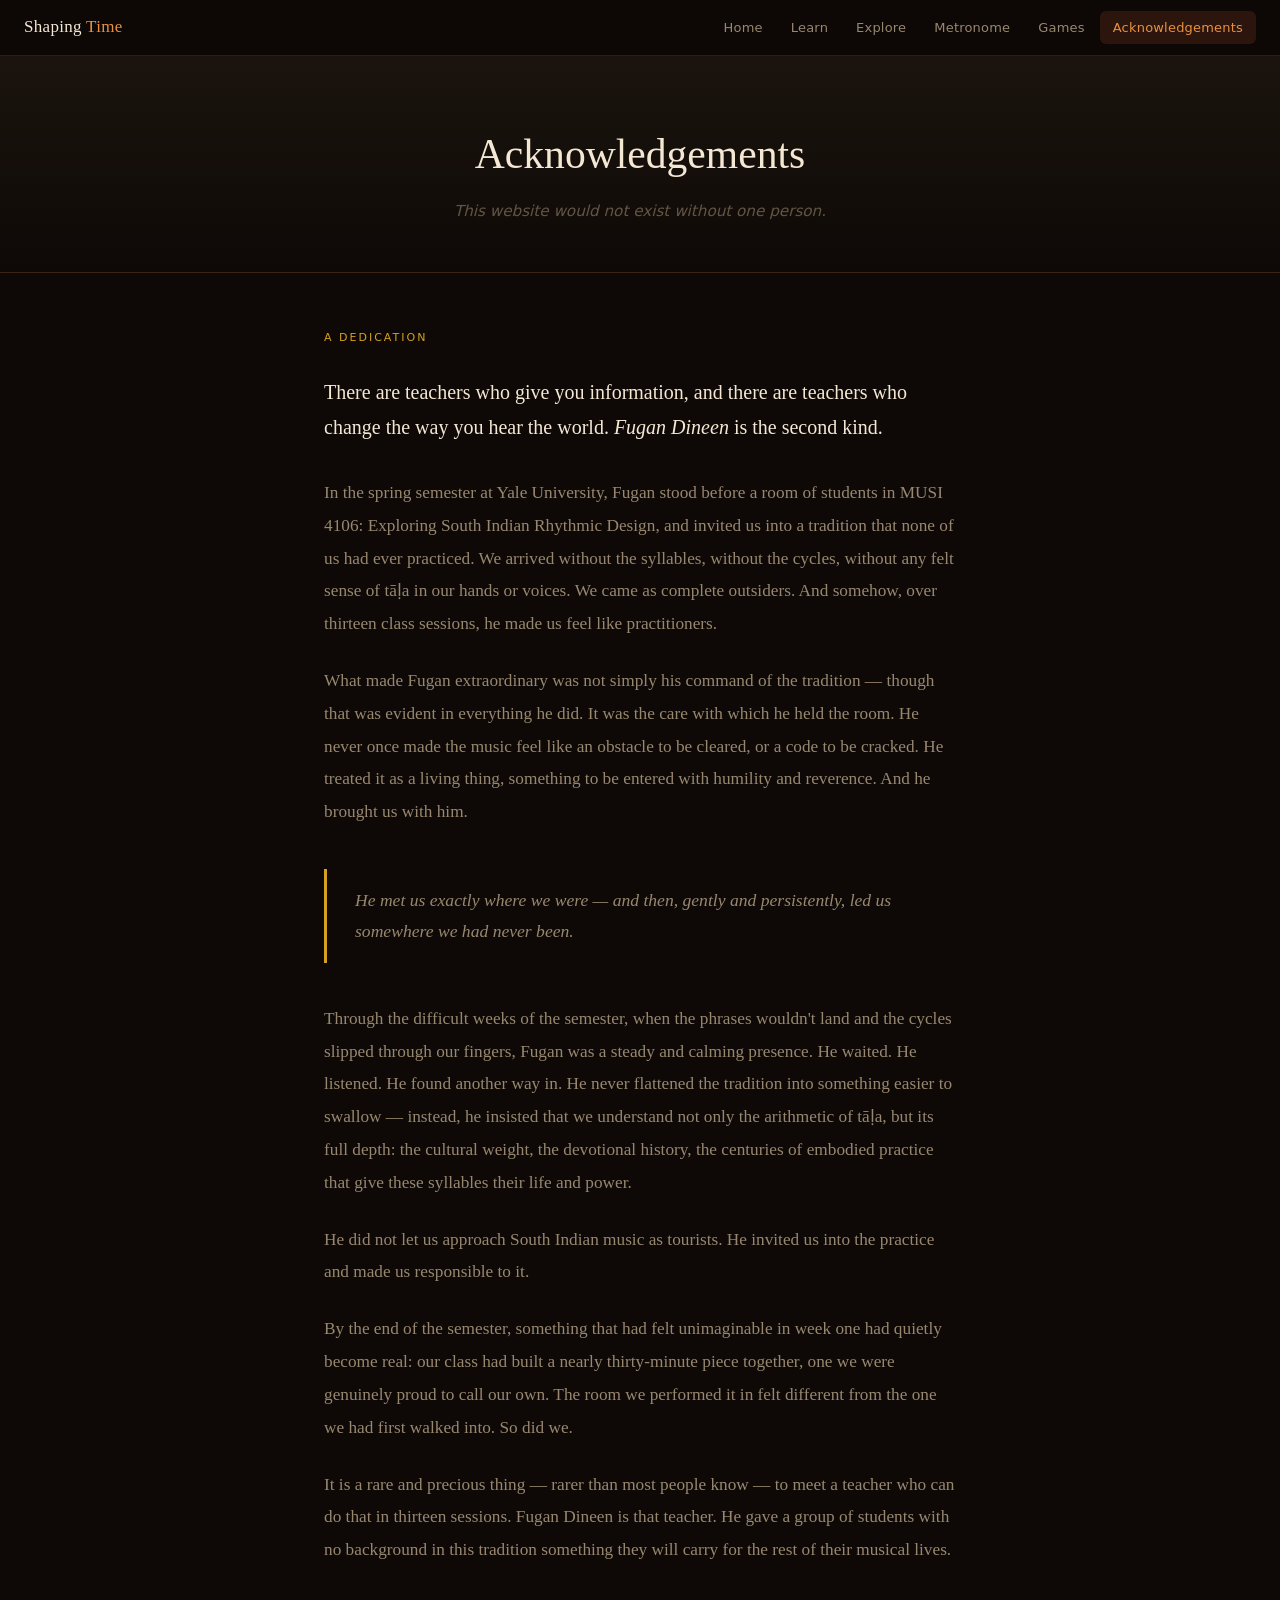
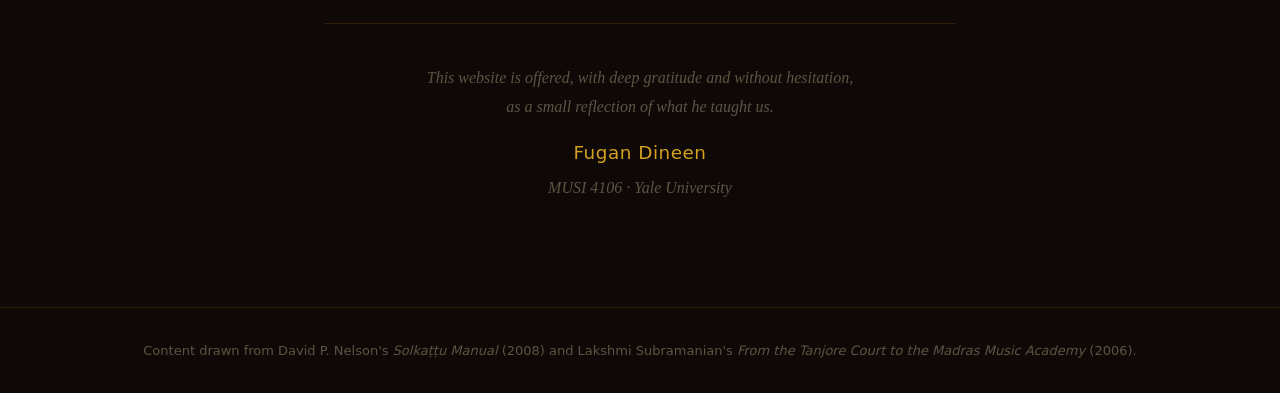
<file: acknowledgements.html>
<!DOCTYPE html>
<html lang="en">
<head>
  <meta charset="UTF-8">
  <meta name="viewport" content="width=device-width, initial-scale=1.0">
  <title>Acknowledgements — Shaping Time</title>
  <link rel="stylesheet" href="css/main.css">
  <style>
    .ack-hero {
      background: linear-gradient(to bottom, rgba(200,160,94,0.07), transparent);
      border-bottom: 1px solid var(--border);
      padding: 64px 24px 48px;
      text-align: center;
    }
    .ack-hero h1 {
      font-family: Georgia, serif;
      font-size: clamp(1.8rem, 4vw, 2.6rem);
      font-weight: normal;
      color: var(--text);
      margin-bottom: 10px;
    }
    .ack-hero .sub {
      font-size: 0.95rem;
      color: var(--text-mute);
      font-style: italic;
    }
    .ack-wrap {
      max-width: 680px;
      margin: 0 auto;
      padding: 56px 24px 96px;
    }
    .dedication-label {
      font-size: 11px;
      text-transform: uppercase;
      letter-spacing: 2px;
      color: var(--gold);
      margin-bottom: 28px;
      display: block;
    }
    .ack-wrap p {
      font-family: Georgia, serif;
      font-size: 1.08rem;
      line-height: 1.9;
      color: var(--text-dim);
      margin-bottom: 24px;
    }
    .ack-wrap p.lead {
      font-size: 1.25rem;
      color: var(--text);
      margin-bottom: 32px;
      line-height: 1.75;
    }
    .ack-wrap p strong {
      color: var(--text);
      font-weight: normal;
      font-style: italic;
    }
    .pull-quote {
      border-left: 3px solid var(--gold);
      padding: 16px 0 16px 28px;
      margin: 40px 0;
      font-family: Georgia, serif;
      font-size: 1.1rem;
      font-style: italic;
      color: var(--text-dim);
      line-height: 1.75;
    }
    .closing {
      margin-top: 56px;
      padding-top: 40px;
      border-top: 1px solid var(--border);
      text-align: center;
    }
    .closing p {
      font-family: Georgia, serif;
      font-size: 1rem;
      color: var(--text-mute);
      font-style: italic;
      line-height: 1.8;
      margin-bottom: 8px;
    }
    .closing .name {
      font-size: 1.15rem;
      color: var(--gold);
      font-style: normal;
      letter-spacing: 0.5px;
      display: block;
      margin-top: 16px;
    }
  </style>
</head>
<body>
  <nav class="site-nav">
    <a class="nav-brand" href="index.html">Shaping <span>Time</span></a>
    <button class="nav-toggle" onclick="document.querySelector('.nav-links').classList.toggle('open')">☰</button>
    <ul class="nav-links">
      <li><a href="index.html">Home</a></li>
      <li><a href="learn.html">Learn</a></li>
      <li><a href="demo/index.html">Explore</a></li>
      <li><a href="metronome.html">Metronome</a></li>
      <li><a href="games/index.html">Games</a></li>
      <li><a href="acknowledgements.html" class="active">Acknowledgements</a></li>
    </ul>
  </nav>

  <div class="page-wrap">
    <div class="ack-hero">
      <h1>Acknowledgements</h1>
      <p class="sub">This website would not exist without one person.</p>
    </div>

    <div class="ack-wrap">
      <span class="dedication-label">A Dedication</span>

      <p class="lead">There are teachers who give you information, and there are teachers who change the way you hear the world. <strong>Fugan Dineen</strong> is the second kind.</p>

      <p>In the spring semester at Yale University, Fugan stood before a room of students in MUSI 4106: Exploring South Indian Rhythmic Design, and invited us into a tradition that none of us had ever practiced. We arrived without the syllables, without the cycles, without any felt sense of tāḷa in our hands or voices. We came as complete outsiders. And somehow, over thirteen class sessions, he made us feel like practitioners.</p>

      <p>What made Fugan extraordinary was not simply his command of the tradition — though that was evident in everything he did. It was the care with which he held the room. He never once made the music feel like an obstacle to be cleared, or a code to be cracked. He treated it as a living thing, something to be entered with humility and reverence. And he brought us with him.</p>

      <div class="pull-quote">
        He met us exactly where we were — and then, gently and persistently, led us somewhere we had never been.
      </div>

      <p>Through the difficult weeks of the semester, when the phrases wouldn't land and the cycles slipped through our fingers, Fugan was a steady and calming presence. He waited. He listened. He found another way in. He never flattened the tradition into something easier to swallow — instead, he insisted that we understand not only the arithmetic of tāḷa, but its full depth: the cultural weight, the devotional history, the centuries of embodied practice that give these syllables their life and power.</p>

      <p>He did not let us approach South Indian music as tourists. He invited us into the practice and made us responsible to it.</p>

      <p>By the end of the semester, something that had felt unimaginable in week one had quietly become real: our class had built a nearly thirty-minute piece together, one we were genuinely proud to call our own. The room we performed it in felt different from the one we had first walked into. So did we.</p>

      <p>It is a rare and precious thing — rarer than most people know — to meet a teacher who can do that in thirteen sessions. Fugan Dineen is that teacher. He gave a group of students with no background in this tradition something they will carry for the rest of their musical lives.</p>

      <div class="closing">
        <p>This website is offered, with deep gratitude and without hesitation,<br>as a small reflection of what he taught us.</p>
        <span class="name">Fugan Dineen</span>
        <p style="margin-top:6px;">MUSI 4106 · Yale University</p>
      </div>
    </div>

    <footer class="site-footer">
      <p>Content drawn from David P. Nelson's <em>Solkaṭṭu Manual</em> (2008) and Lakshmi Subramanian's <em>From the Tanjore Court to the Madras Music Academy</em> (2006).</p>
    </footer>
  </div>

  <script>
    // Force scroll to top and trigger a layout pass on first load.
    // Without this, some browsers leave script-free pages visually blank
    // until user interaction causes a re-render.
    window.scrollTo(0, 0);
    document.documentElement.style.scrollBehavior = 'auto';
    requestAnimationFrame(() => {
      document.documentElement.style.scrollBehavior = '';
    });
  </script>
</body>
</html>
</file>
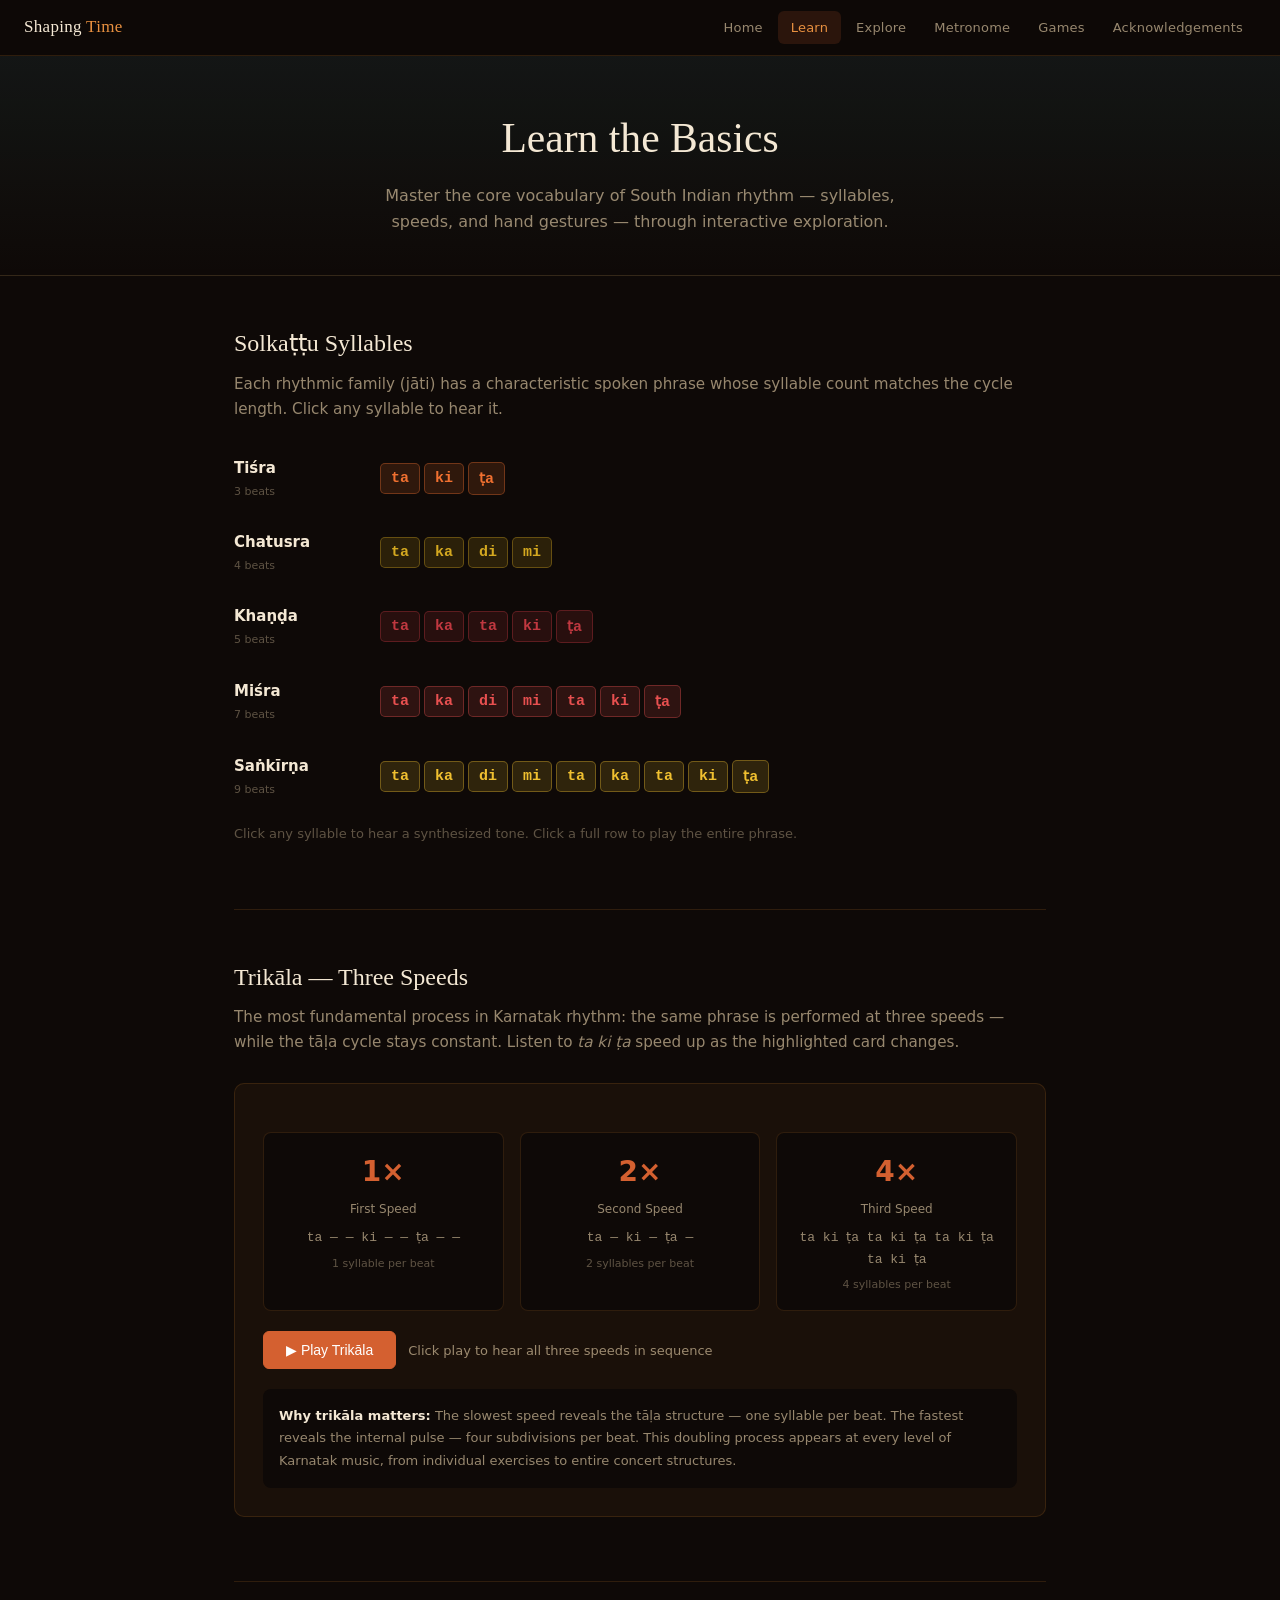
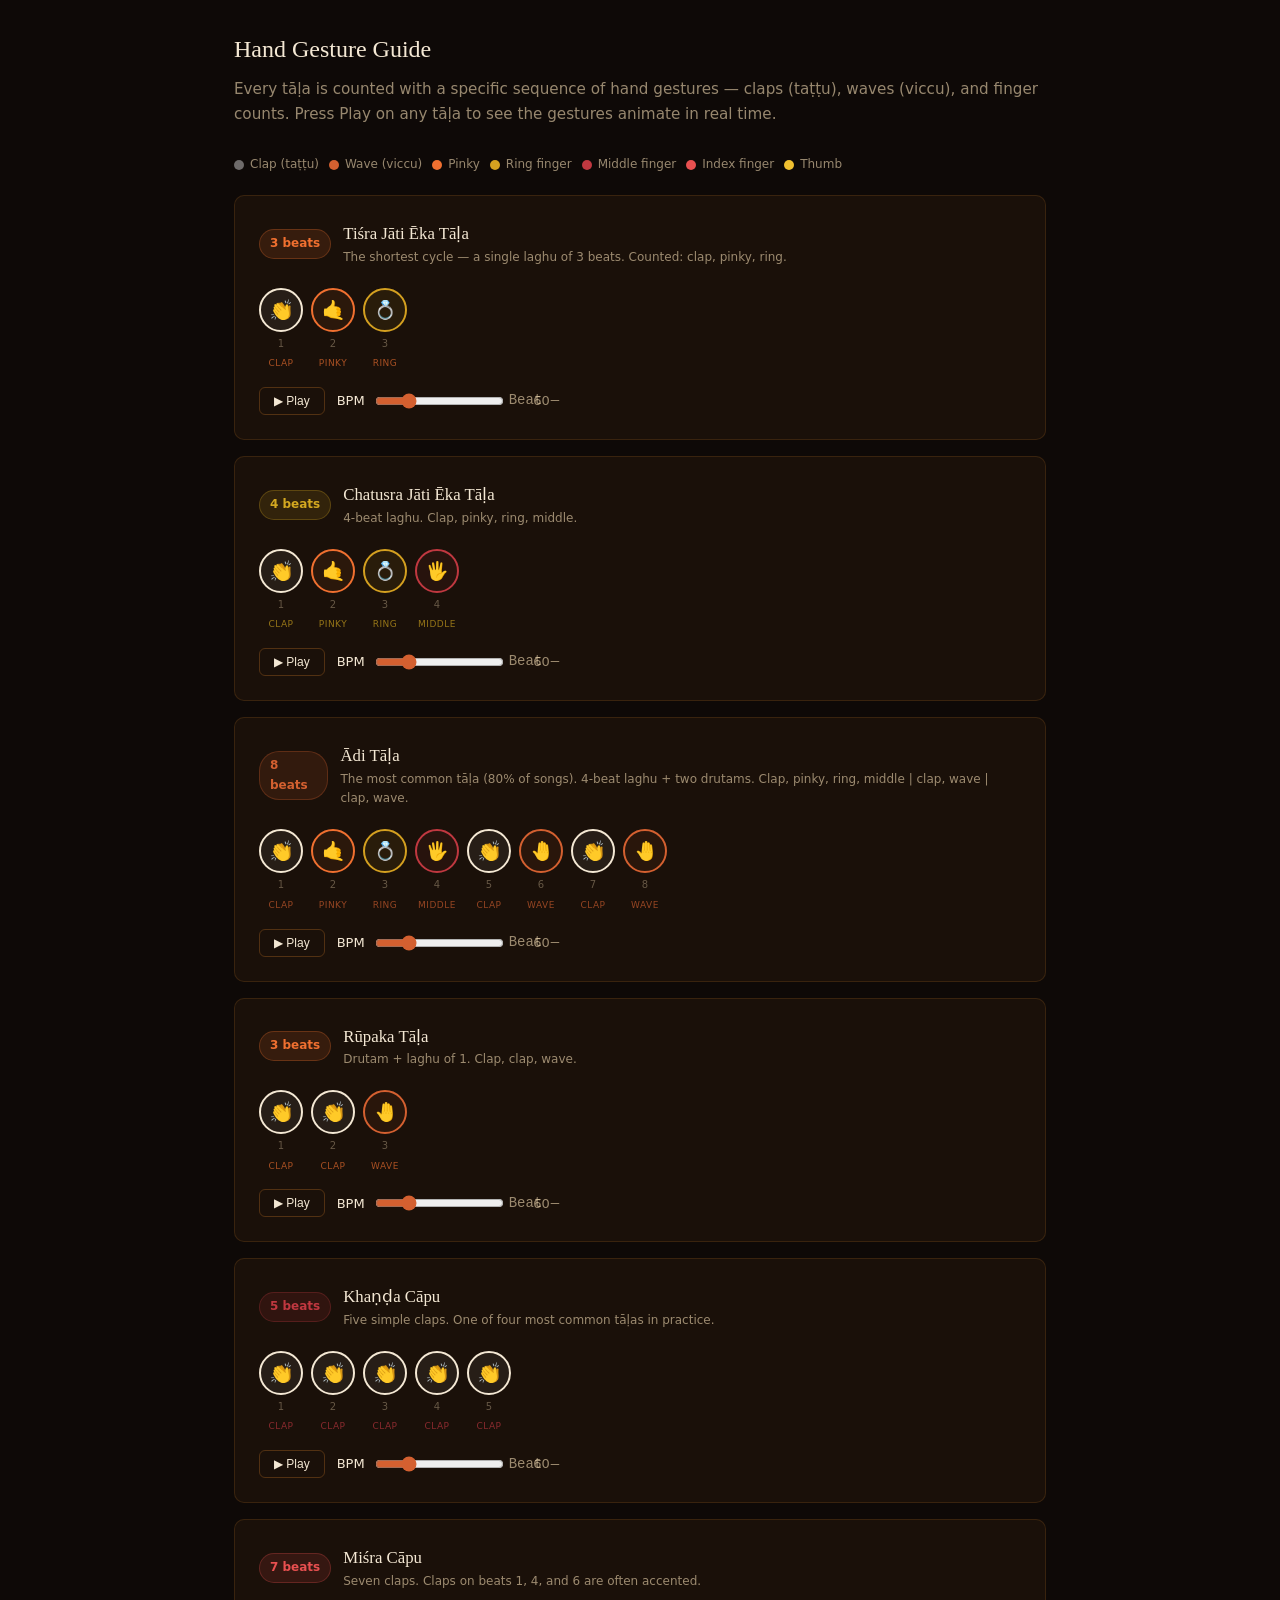
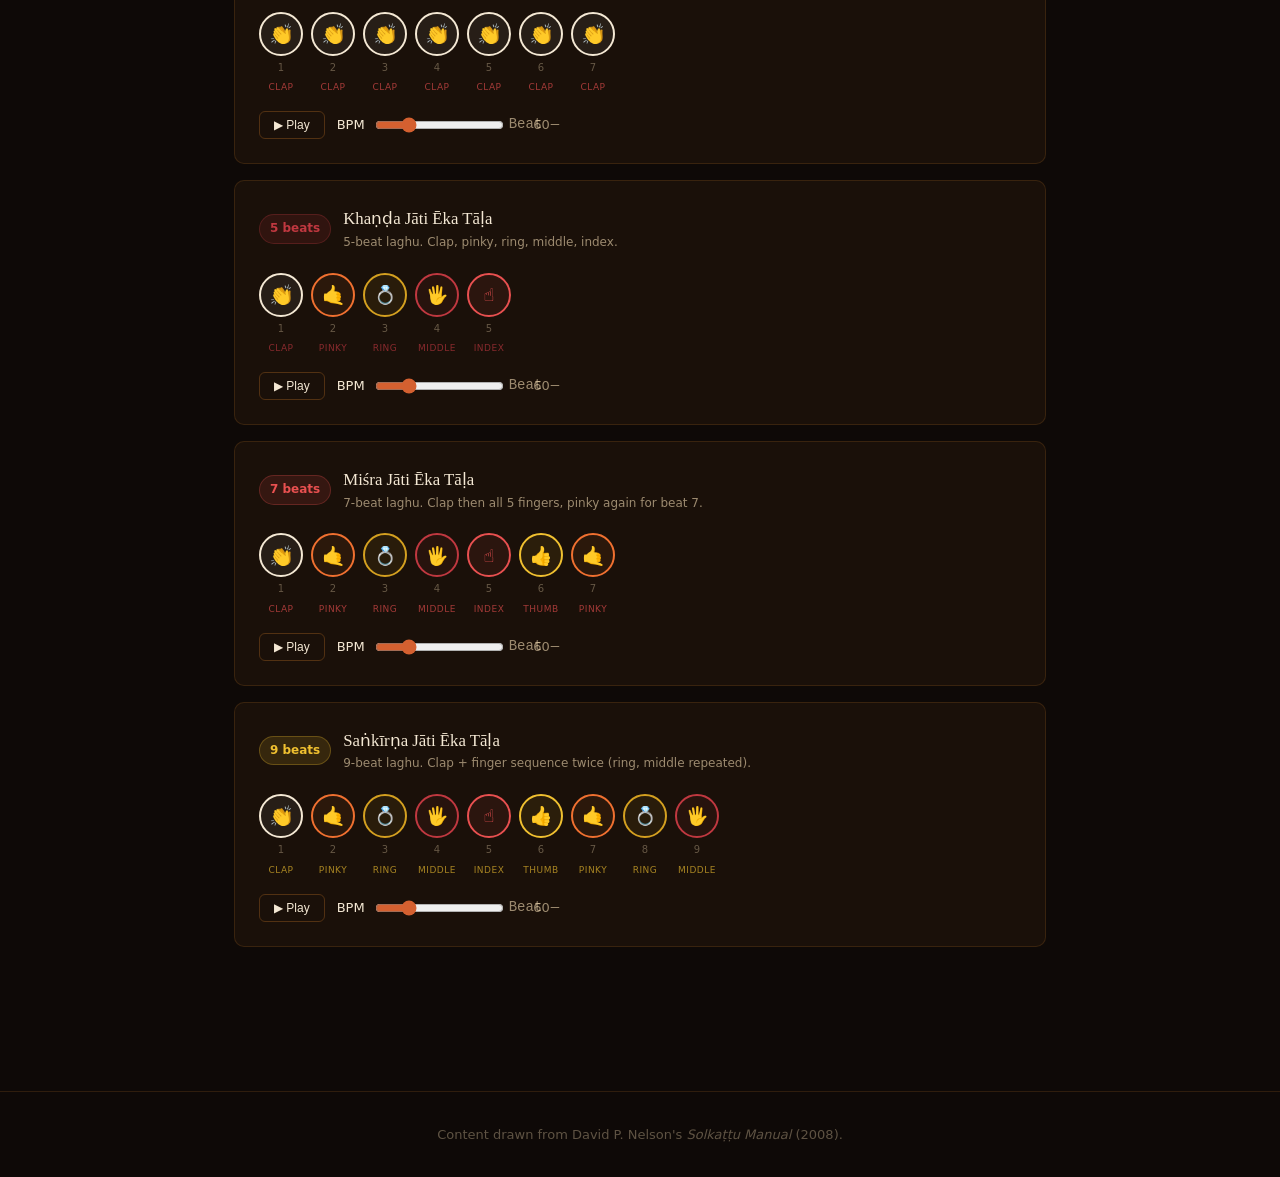
<file: learn.html>
<!DOCTYPE html>
<html lang="en">
<head>
  <meta charset="UTF-8">
  <meta name="viewport" content="width=device-width, initial-scale=1.0">
  <title>Learn — Shaping Time</title>
  <link rel="stylesheet" href="css/main.css">
  <style>
    .learn-hero { background: linear-gradient(to bottom, rgba(94,196,200,0.07), transparent); border-bottom: 1px solid var(--border); padding: 48px 24px 40px; text-align: center; }
    .learn-hero h1 { font-family: Georgia,serif; font-size: clamp(1.8rem,4vw,2.6rem); font-weight: normal; margin-bottom: 10px; }
    .learn-hero p { color: var(--text-dim); max-width: 520px; margin: 0 auto; }
    .learn-wrap { max-width: 860px; margin: 0 auto; padding: 48px 24px 80px; }
    .module { margin-bottom: 64px; }
    .module-title { font-family: Georgia,serif; font-size: 1.5rem; font-weight: normal; color: var(--text); margin-bottom: 8px; }
    .module-desc { color: var(--text-dim); font-size: 0.95rem; margin-bottom: 28px; }
    /* Syllable rows */
    .jati-row { display: flex; align-items: center; gap: 16px; margin-bottom: 18px; flex-wrap: wrap; }
    .jati-label { font-size: 13px; color: var(--text-dim); width: 130px; flex-shrink: 0; }
    .jati-label strong { display: block; font-size: 15px; color: var(--text); }
    .jati-label em { font-style: normal; font-size: 11px; color: var(--text-mute); }
    /* Trikala section */
    .trikala-box { background: var(--surface); border: 1px solid var(--border); border-radius: 10px; padding: 28px; }
    .trikala-speeds { display: flex; gap: 16px; margin: 20px 0; flex-wrap: wrap; }
    .speed-card { flex: 1; min-width: 160px; background: var(--bg); border: 1px solid var(--border); border-radius: 8px; padding: 16px; text-align: center; }
    .speed-card .speed-num { font-size: 28px; font-weight: bold; color: var(--accent); margin-bottom: 4px; }
    .speed-card .speed-name { font-size: 12px; color: var(--text-dim); }
    .speed-card .speed-syl { font-family: monospace; font-size: 13px; color: var(--text-dim); margin-top: 8px; }
    .speed-card.playing { border-color: var(--accent); background: rgba(212,96,48,0.08); }
    /* Hand gesture */
    .gesture-section { }
    .tala-gesture-card { background: var(--surface); border: 1px solid var(--border); border-radius: 10px; padding: 24px; margin-bottom: 16px; }
    .tgc-header { display: flex; align-items: center; gap: 12px; margin-bottom: 20px; }
    .tgc-title { font-family: Georgia,serif; font-size: 1.05rem; color: var(--text); }
    .tgc-sub { font-size: 12px; color: var(--text-dim); }
    .beat-sequence { display: flex; gap: 8px; flex-wrap: wrap; align-items: center; }
    .beat-pip {
      display: flex; flex-direction: column; align-items: center; gap: 4px;
      cursor: pointer; transition: transform 0.15s;
    }
    .beat-pip:hover { transform: scale(1.08); }
    .beat-pip .pip-shape {
      width: 44px; height: 44px; border-radius: 50%; border: 2px solid;
      display: flex; align-items: center; justify-content: center;
      font-size: 18px; transition: all 0.1s;
    }
    .beat-pip.current .pip-shape { transform: scale(1.2); filter: brightness(1.4); box-shadow: 0 0 14px currentColor; }
    .beat-pip .pip-num { font-size: 10px; color: var(--text-mute); }
    .beat-pip .pip-type { font-size: 9px; text-transform: uppercase; letter-spacing: 0.5px; }
    .pip-clap  { border-color: rgba(255,255,255,0.35); color: var(--text); background: rgba(255,255,255,0.06); }
    .pip-wave  { border-color: rgba(212,96,48,0.5);  color: var(--accent);    background: rgba(212,96,48,0.08); }
    .pip-pinky { border-color: rgba(240,112,48,0.5); color: var(--tisra);    background: rgba(240,112,48,0.08); }
    .pip-ring  { border-color: rgba(212,168,32,0.5); color: var(--gold);     background: rgba(212,168,32,0.08); }
    .pip-middle{ border-color: rgba(192,56,64,0.5);  color: var(--khanda);   background: rgba(192,56,64,0.08); }
    .pip-index { border-color: rgba(232,80,80,0.5);  color: var(--misra);    background: rgba(232,80,80,0.08); }
    .pip-thumb { border-color: rgba(240,192,48,0.5); color: var(--sankirna); background: rgba(240,192,48,0.08); }
    .gesture-controls { display: flex; align-items: center; gap: 12px; margin-top: 16px; flex-wrap: wrap; }
    .gesture-bpm { font-family: monospace; font-size: 14px; color: var(--text-dim); }
    /* Legend */
    .gesture-legend { display: flex; gap: 10px; flex-wrap: wrap; margin-top: 20px; }
    .legend-item { display: flex; align-items: center; gap: 6px; font-size: 12px; color: var(--text-dim); }
    .legend-dot { width: 10px; height: 10px; border-radius: 50%; flex-shrink: 0; }
    /* Play indicator */
    .play-indicator { width: 12px; height: 12px; border-radius: 50%; background: var(--sankirna); box-shadow: 0 0 8px var(--sankirna); display: none; }
    .play-indicator.on { display: inline-block; }
  </style>
</head>
<body>
  <nav class="site-nav">
    <a class="nav-brand" href="index.html">Shaping <span>Time</span></a>
    <button class="nav-toggle" onclick="document.querySelector('.nav-links').classList.toggle('open')">☰</button>
    <ul class="nav-links">
      <li><a href="index.html">Home</a></li>
      <li><a href="learn.html" class="active">Learn</a></li>
      <li><a href="demo/index.html">Explore</a></li>
      <li><a href="metronome.html">Metronome</a></li>
      <li><a href="games/index.html">Games</a></li>
      <li><a href="acknowledgements.html">Acknowledgements</a></li>
    </ul>
  </nav>

  <div class="page-wrap">
    <div class="learn-hero">
      <h1>Learn the Basics</h1>
      <p>Master the core vocabulary of South Indian rhythm — syllables, speeds, and hand gestures — through interactive exploration.</p>
    </div>

    <div class="learn-wrap">

      <!-- MODULE 1: SYLLABLES -->
      <div class="module">
        <div class="module-title">Solkaṭṭu Syllables</div>
        <div class="module-desc">Each rhythmic family (jāti) has a characteristic spoken phrase whose syllable count matches the cycle length. Click any syllable to hear it.</div>

        <div class="jati-row">
          <div class="jati-label"><strong>Tiśra</strong> <em>3 beats</em></div>
          <div class="syllable-row" data-jati="tisra" data-phrase="ta,ki,ṭa"></div>
        </div>
        <div class="jati-row">
          <div class="jati-label"><strong>Chatusra</strong> <em>4 beats</em></div>
          <div class="syllable-row" data-jati="chatusra" data-phrase="ta,ka,di,mi"></div>
        </div>
        <div class="jati-row">
          <div class="jati-label"><strong>Khaṇḍa</strong> <em>5 beats</em></div>
          <div class="syllable-row" data-jati="khanda" data-phrase="ta,ka,ta,ki,ṭa"></div>
        </div>
        <div class="jati-row">
          <div class="jati-label"><strong>Miśra</strong> <em>7 beats</em></div>
          <div class="syllable-row" data-jati="misra" data-phrase="ta,ka,di,mi,ta,ki,ṭa"></div>
        </div>
        <div class="jati-row">
          <div class="jati-label"><strong>Saṅkīrṇa</strong> <em>9 beats</em></div>
          <div class="syllable-row" data-jati="sankirna" data-phrase="ta,ka,di,mi,ta,ka,ta,ki,ṭa"></div>
        </div>

        <p style="font-size:13px; color:var(--text-mute); margin-top:16px;">Click any syllable to hear a synthesized tone. Click a full row to play the entire phrase.</p>
      </div>

      <hr class="divider">

      <!-- MODULE 2: TRIKALA -->
      <div class="module">
        <div class="module-title">Trikāla — Three Speeds</div>
        <div class="module-desc">The most fundamental process in Karnatak rhythm: the same phrase is performed at three speeds — while the tāḷa cycle stays constant. Listen to <em>ta ki ṭa</em> speed up as the highlighted card changes.</div>

        <div class="trikala-box">
          <div class="trikala-speeds">
            <div class="speed-card" id="sc1">
              <div class="speed-num">1×</div>
              <div class="speed-name">First Speed</div>
              <div class="speed-syl">ta — — ki — — ṭa — —</div>
              <div style="font-size:11px;color:var(--text-mute);margin-top:6px;">1 syllable per beat</div>
            </div>
            <div class="speed-card" id="sc2">
              <div class="speed-num">2×</div>
              <div class="speed-name">Second Speed</div>
              <div class="speed-syl">ta — ki — ṭa —</div>
              <div style="font-size:11px;color:var(--text-mute);margin-top:6px;">2 syllables per beat</div>
            </div>
            <div class="speed-card" id="sc3">
              <div class="speed-num">4×</div>
              <div class="speed-name">Third Speed</div>
              <div class="speed-syl">ta ki ṭa ta ki ṭa ta ki ṭa ta ki ṭa</div>
              <div style="font-size:11px;color:var(--text-mute);margin-top:6px;">4 syllables per beat</div>
            </div>
          </div>
          <div style="display:flex;gap:12px;align-items:center;flex-wrap:wrap;">
            <button class="btn btn-primary" id="trikala-play">▶ Play Trikāla</button>
            <span id="trikala-status" style="font-size:13px;color:var(--text-dim);">Click play to hear all three speeds in sequence</span>
            <span class="play-indicator" id="tri-indicator"></span>
          </div>
          <div style="margin-top:20px; padding:16px; background:var(--bg); border-radius:8px; font-size:13px; color:var(--text-dim); line-height:1.7;">
            <strong style="color:var(--text);">Why trikāla matters:</strong> The slowest speed reveals the tāḷa structure — one syllable per beat. The fastest reveals the internal pulse — four subdivisions per beat. This doubling process appears at every level of Karnatak music, from individual exercises to entire concert structures.
          </div>
        </div>
      </div>

      <hr class="divider">

      <!-- MODULE 3: HAND GESTURES -->
      <div class="module">
        <div class="module-title">Hand Gesture Guide</div>
        <div class="module-desc">Every tāḷa is counted with a specific sequence of hand gestures — claps (taṭṭu), waves (viccu), and finger counts. Press Play on any tāḷa to see the gestures animate in real time.</div>

        <div class="gesture-legend">
          <div class="legend-item"><div class="legend-dot" style="background:#fff; opacity:0.4;"></div> Clap (taṭṭu)</div>
          <div class="legend-item"><div class="legend-dot" style="background:var(--accent);"></div> Wave (viccu)</div>
          <div class="legend-item"><div class="legend-dot" style="background:var(--tisra);"></div> Pinky</div>
          <div class="legend-item"><div class="legend-dot" style="background:var(--gold);"></div> Ring finger</div>
          <div class="legend-item"><div class="legend-dot" style="background:var(--khanda);"></div> Middle finger</div>
          <div class="legend-item"><div class="legend-dot" style="background:var(--misra);"></div> Index finger</div>
          <div class="legend-item"><div class="legend-dot" style="background:var(--sankirna);"></div> Thumb</div>
        </div>

        <div style="height:20px;"></div>

        <!-- Tala cards will be injected here -->
        <div id="gesture-cards"></div>
      </div>

    </div>

    <footer class="site-footer">
      <p>Content drawn from David P. Nelson's <em>Solkaṭṭu Manual</em> (2008).</p>
    </footer>
  </div>

  <script>
  // ===================== AUDIO (trikāla + gestures) =====================
  let audioCtx = null;
  function initAudio() {
    if (!audioCtx) audioCtx = new (window.AudioContext || window.webkitAudioContext)();
  }

  function playTone(freq, dur = 0.08, vol = 0.12) {
    if (!audioCtx) return;
    const osc = audioCtx.createOscillator();
    const gain = audioCtx.createGain();
    osc.connect(gain); gain.connect(audioCtx.destination);
    osc.frequency.value = freq; osc.type = 'sine';
    gain.gain.setValueAtTime(vol, audioCtx.currentTime);
    gain.gain.exponentialRampToValueAtTime(0.001, audioCtx.currentTime + dur);
    osc.start(); osc.stop(audioCtx.currentTime + dur);
  }

  function playClick(freq = 600, loud = false) {
    if (!audioCtx) return;
    const osc = audioCtx.createOscillator();
    const gain = audioCtx.createGain();
    osc.connect(gain); gain.connect(audioCtx.destination);
    osc.frequency.value = freq; osc.type = 'triangle';
    gain.gain.setValueAtTime(loud ? 0.18 : 0.07, audioCtx.currentTime);
    gain.gain.exponentialRampToValueAtTime(0.001, audioCtx.currentTime + 0.05);
    osc.start(); osc.stop(audioCtx.currentTime + 0.05);
  }

  // ===================== SPEECH (syllables) =====================
  // Map display characters to phonetic spellings for clearer TTS pronunciation.
  // phoneticize() first tries the exact-match map, then applies a regex replacement
  // for ṭ → d as a guaranteed fallback in case of any encoding mismatch.
  const PHONETIC = { 'ṭa': 'da', 'ki': 'kee', 'di': 'dee', 'mi': 'mee' };
  function phoneticize(syl) {
    if (PHONETIC[syl]) return PHONETIC[syl];
    return syl.replace(/ṭ/g, 'd');
  }

  function speakSyl(text) {
    window.speechSynthesis.cancel();
    const utt = new SpeechSynthesisUtterance(phoneticize(text));
    utt.rate = 0.9;
    window.speechSynthesis.speak(utt);
  }

  function speakPhrase(syllables, btns) {
    window.speechSynthesis.cancel();
    syllables.forEach((s, i) => {
      const utt = new SpeechSynthesisUtterance(phoneticize(s));
      utt.rate = 0.9;
      utt.onstart = () => {
        btns[i].classList.add('active');
        setTimeout(() => btns[i].classList.remove('active'), 250);
      };
      window.speechSynthesis.speak(utt);
    });
  }

  // ===================== SYLLABLE ROWS =====================
  document.querySelectorAll('.syllable-row').forEach(row => {
    const jati = row.dataset.jati;
    const syllables = row.dataset.phrase.split(',');

    syllables.forEach((s, i) => {
      const btn = document.createElement('button');
      btn.className = `syl syl-${jati}`;
      btn.textContent = s;
      btn.addEventListener('click', e => {
        e.stopPropagation();
        speakSyl(s);
        btn.classList.add('active');
        setTimeout(() => btn.classList.remove('active'), 300);
      });
      row.appendChild(btn);
    });

    // Click row label to speak the whole phrase in sequence
    const label = row.closest('.jati-row')?.querySelector('.jati-label');
    if (label) {
      label.style.cursor = 'pointer';
      label.title = 'Click to play phrase';
      label.addEventListener('click', () => {
        const btns = [...row.querySelectorAll('.syl')];
        speakPhrase(syllables, btns);
      });
    }
  });

  // ===================== TRIKALA =====================
  let triPlaying = false, triTimeout = null;
  const triBtn = document.getElementById('trikala-play');
  const triStatus = document.getElementById('trikala-status');
  const triIndicator = document.getElementById('tri-indicator');

  const SPEEDS = [
    { card: 'sc1', label: 'Speed 1: one syllable per beat', bpm_mult: 1 },
    { card: 'sc2', label: 'Speed 2: two syllables per beat', bpm_mult: 2 },
    { card: 'sc3', label: 'Speed 3: four syllables per beat', bpm_mult: 4 },
  ];

  function playTrikala() {
    if (triPlaying) {
      triPlaying = false;
      clearTimeout(triTimeout);
      triBtn.textContent = '▶ Play Trikāla';
      triStatus.textContent = 'Stopped.';
      triIndicator.classList.remove('on');
      document.querySelectorAll('.speed-card').forEach(c => c.classList.remove('playing'));
      return;
    }
    initAudio();
    triPlaying = true;
    triBtn.textContent = '■ Stop';
    triIndicator.classList.add('on');

    const baseBpm = 72;
    const repsPerSpeed = 4; // cycles per speed
    const baseIntervalMs = 60000 / baseBpm;

    let steps = [];
    // Build step sequence: 3 speeds × 4 cycles × 3 beats × (1,2,4) syllables
    [1, 2, 4].forEach(mult => {
      for (let cycle = 0; cycle < repsPerSpeed; cycle++) {
        for (let beat = 0; beat < 3; beat++) {
          for (let sub = 0; sub < mult; sub++) {
            steps.push({ mult, beat, sub });
          }
        }
      }
    });

    let i = 0;
    let currentMult = 0;
    const intervalMs = baseIntervalMs / 4; // 16th-note grid

    function tick() {
      if (!triPlaying || i >= steps.length) {
        triPlaying = false;
        triBtn.textContent = '▶ Play Trikāla';
        triStatus.textContent = 'Done! Try it yourself.';
        triIndicator.classList.remove('on');
        document.querySelectorAll('.speed-card').forEach(c => c.classList.remove('playing'));
        return;
      }
      const step = steps[i];
      const cardId = ['sc1','sc2','sc3'][[1,2,4].indexOf(step.mult)];
      if (step.mult !== currentMult) {
        document.querySelectorAll('.speed-card').forEach(c => c.classList.remove('playing'));
        document.getElementById(cardId).classList.add('playing');
        const labels = ['Speed 1: one syllable per beat','Speed 2: two syllables per beat','Speed 3: four syllables per beat'];
        triStatus.textContent = labels[[1,2,4].indexOf(step.mult)];
        currentMult = step.mult;
      }
      // Play a clean tone on each syllable onset
      const pulsesPerSyl = 4 / step.mult;
      if (step.sub % pulsesPerSyl === 0) {
        playTone(523, 0.07, step.beat === 0 && step.sub === 0 ? 0.18 : 0.10);
      }
      i++;
      triTimeout = setTimeout(tick, intervalMs);
    }
    tick();
  }

  triBtn.addEventListener('click', playTrikala);

  // ===================== HAND GESTURES =====================
  const TALAS = [
    {
      name: 'Tiśra Jāti Ēka Tāḷa', beats: 3, color: '#f07030',
      gestures: ['clap','pinky','ring'],
      angaLabels: ['1','2','3'],
      desc: 'The shortest cycle — a single laghu of 3 beats. Counted: clap, pinky, ring.'
    },
    {
      name: 'Chatusra Jāti Ēka Tāḷa', beats: 4, color: '#d4a820',
      gestures: ['clap','pinky','ring','middle'],
      angaLabels: ['1','2','3','4'],
      desc: '4-beat laghu. Clap, pinky, ring, middle.'
    },
    {
      name: 'Ādi Tāḷa', beats: 8, color: '#d46030',
      gestures: ['clap','pinky','ring','middle','clap','wave','clap','wave'],
      angaLabels: ['1','2','3','4','5','6','7','8'],
      desc: 'The most common tāḷa (80% of songs). 4-beat laghu + two drutams. Clap, pinky, ring, middle | clap, wave | clap, wave.'
    },
    {
      name: 'Rūpaka Tāḷa', beats: 3, color: '#f07030',
      gestures: ['clap','clap','wave'],
      angaLabels: ['1','2','3'],
      desc: 'Drutam + laghu of 1. Clap, clap, wave.'
    },
    {
      name: 'Khaṇḍa Cāpu', beats: 5, color: '#c03840',
      gestures: ['clap','clap','clap','clap','clap'],
      angaLabels: ['1','2','3','4','5'],
      desc: 'Five simple claps. One of four most common tāḷas in practice.'
    },
    {
      name: 'Miśra Cāpu', beats: 7, color: '#e85050',
      gestures: ['clap','clap','clap','clap','clap','clap','clap'],
      angaLabels: ['1','2','3','4','5','6','7'],
      desc: 'Seven claps. Claps on beats 1, 4, and 6 are often accented.'
    },
    {
      name: 'Khaṇḍa Jāti Ēka Tāḷa', beats: 5, color: '#c03840',
      gestures: ['clap','pinky','ring','middle','index'],
      angaLabels: ['1','2','3','4','5'],
      desc: '5-beat laghu. Clap, pinky, ring, middle, index.'
    },
    {
      name: 'Miśra Jāti Ēka Tāḷa', beats: 7, color: '#e85050',
      gestures: ['clap','pinky','ring','middle','index','thumb','pinky'],
      angaLabels: ['1','2','3','4','5','6','7'],
      desc: '7-beat laghu. Clap then all 5 fingers, pinky again for beat 7.'
    },
    {
      name: 'Saṅkīrṇa Jāti Ēka Tāḷa', beats: 9, color: '#f0c030',
      gestures: ['clap','pinky','ring','middle','index','thumb','pinky','ring','middle'],
      angaLabels: ['1','2','3','4','5','6','7','8','9'],
      desc: '9-beat laghu. Clap + finger sequence twice (ring, middle repeated).'
    },
  ];

  const GESTURE_EMOJI = {
    clap:   '👏', wave: '🤚',
    pinky:  '🤙', ring: '💍', middle: '🖐', index: '☝️', thumb: '👍'
  };
  const GESTURE_CLASS = {
    clap: 'pip-clap', wave: 'pip-wave',
    pinky: 'pip-pinky', ring: 'pip-ring', middle: 'pip-middle',
    index: 'pip-index', thumb: 'pip-thumb'
  };

  const container = document.getElementById('gesture-cards');
  const gestureStates = {};

  TALAS.forEach((tala, tIdx) => {
    const id = 'tgc' + tIdx;
    gestureStates[id] = { playing: false, beat: -1, timeout: null, bpm: 60 };

    const card = document.createElement('div');
    card.className = 'tala-gesture-card';
    card.id = id;

    card.innerHTML = `
      <div class="tgc-header">
        <span class="tala-badge" style="background:${tala.color}22;color:${tala.color};border:1px solid ${tala.color}44;">${tala.beats} beats</span>
        <div><div class="tgc-title">${tala.name}</div><div class="tgc-sub">${tala.desc}</div></div>
      </div>
      <div class="beat-sequence" id="seq${tIdx}"></div>
      <div class="gesture-controls">
        <button class="btn btn-sm btn-outline" id="gbtn${tIdx}">▶ Play</button>
        <div class="range-wrap" style="width:160px;">
          <span>BPM</span>
          <input type="range" min="30" max="160" value="60" id="gbpm${tIdx}">
          <span class="val" id="gbpmval${tIdx}">60</span>
        </div>
        <span class="gesture-bpm" id="gbeat${tIdx}">Beat —</span>
      </div>
    `;
    container.appendChild(card);

    // Build pips
    const seq = card.querySelector(`#seq${tIdx}`);
    tala.gestures.forEach((g, i) => {
      const pip = document.createElement('div');
      pip.className = 'beat-pip';
      pip.id = `pip${tIdx}_${i}`;
      pip.innerHTML = `
        <div class="pip-shape ${GESTURE_CLASS[g]}">${GESTURE_EMOJI[g]}</div>
        <div class="pip-num">${tala.angaLabels[i]}</div>
        <div class="pip-type" style="color:${tala.color}aa">${g}</div>
      `;
      pip.addEventListener('click', () => {
        initAudio();
        playGestureTone(g, tala.color);
      });
      seq.appendChild(pip);
    });

    // BPM slider
    const bpmSlider = card.querySelector(`#gbpm${tIdx}`);
    const bpmVal = card.querySelector(`#gbpmval${tIdx}`);
    bpmSlider.addEventListener('input', () => {
      const v = parseInt(bpmSlider.value);
      bpmVal.textContent = v;
      gestureStates[id].bpm = v;
    });

    // Play button
    const playBtn = card.querySelector(`#gbtn${tIdx}`);
    playBtn.addEventListener('click', () => {
      initAudio();
      const st = gestureStates[id];
      if (st.playing) {
        st.playing = false;
        clearTimeout(st.timeout);
        playBtn.textContent = '▶ Play';
        card.querySelectorAll('.beat-pip').forEach(p => p.classList.remove('current'));
        card.querySelector(`#gbeat${tIdx}`).textContent = 'Beat —';
        return;
      }
      st.playing = true;
      st.beat = -1;
      playBtn.textContent = '■ Stop';
      function advance() {
        if (!st.playing) return;
        st.beat = (st.beat + 1) % tala.beats;
        // Highlight
        card.querySelectorAll('.beat-pip').forEach((p,i) => p.classList.toggle('current', i === st.beat));
        card.querySelector(`#gbeat${tIdx}`).textContent = `Beat ${st.beat + 1} / ${tala.beats}`;
        playGestureTone(tala.gestures[st.beat], tala.color, st.beat === 0);
        st.timeout = setTimeout(advance, 60000 / st.bpm);
      }
      advance();
    });
  });

  function playGestureTone(gesture, color, isSam = false) {
    if (!audioCtx) return;
    const freqMap = { clap: 480, wave: 320, pinky: 600, ring: 660, middle: 720, index: 800, thumb: 880 };
    const freq = freqMap[gesture] || 500;
    const vol = isSam ? 0.22 : (gesture === 'clap' ? 0.14 : 0.08);
    const dur = gesture === 'wave' ? 0.15 : 0.07;
    playTone(freq, dur, vol);
  }

  document.addEventListener('click', () => initAudio(), { once: true });
  </script>
</body>
</html>
</file>
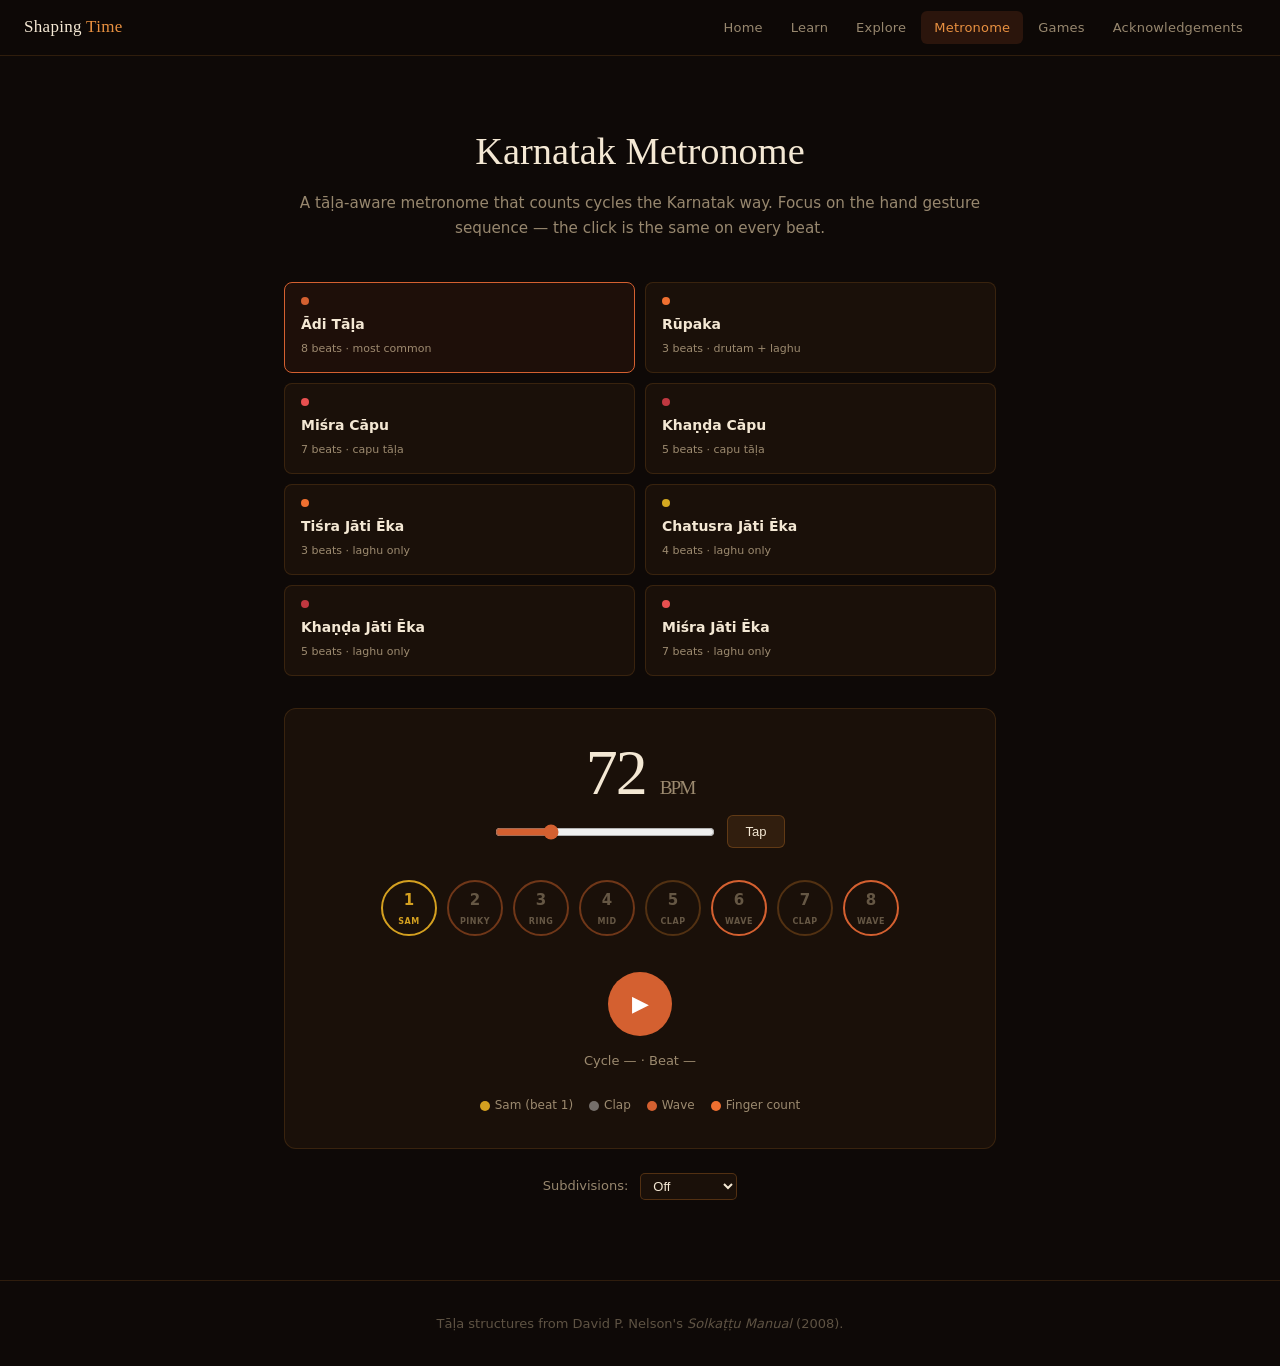
<file: metronome.html>
<!DOCTYPE html>
<html lang="en">
<head>
  <meta charset="UTF-8">
  <meta name="viewport" content="width=device-width, initial-scale=1.0">
  <title>Metronome — Shaping Time</title>
  <link rel="stylesheet" href="css/main.css">
  <style>
    body { overflow-x: hidden; }
    .metro-page { max-width: 760px; margin: 0 auto; padding: 40px 24px 80px; }
    .metro-page h1 { font-family: Georgia,serif; font-size: clamp(1.6rem,4vw,2.4rem); font-weight: normal; margin-bottom: 8px; text-align: center; padding-top: 24px; }
    .metro-page .sub { color: var(--text-dim); text-align: center; font-size: 0.95rem; margin-bottom: 40px; }
    .tala-selector { display: grid; grid-template-columns: 1fr 1fr; gap: 10px; margin-bottom: 32px; }
    .tala-option {
      padding: 14px 16px; border-radius: 8px; border: 1.5px solid var(--border);
      background: var(--surface); cursor: pointer; transition: all 0.2s;
      display: flex; flex-direction: column; gap: 4px;
    }
    .tala-option:hover { background: var(--surface2); border-color: var(--border2); }
    .tala-option.selected { border-color: var(--accent); background: rgba(212,96,48,0.08); }
    .tala-option .to-name { font-size: 14px; font-weight: 600; color: var(--text); }
    .tala-option .to-beats { font-size: 11px; color: var(--text-dim); }
    .tala-option .to-dot { width: 8px; height: 8px; border-radius: 50%; margin-bottom: 4px; }
    .metro-main { background: var(--surface); border: 1px solid var(--border); border-radius: 12px; padding: 32px 24px; margin-bottom: 24px; }
    .beat-ring { display: flex; gap: 10px; flex-wrap: wrap; justify-content: center; margin-bottom: 28px; min-height: 72px; align-items: center; }
    .metro-beat-big {
      width: 56px; height: 56px; border-radius: 50%;
      display: flex; align-items: center; justify-content: center;
      flex-direction: column; gap: 2px;
      font-size: 11px; font-weight: 600;
      border: 2px solid var(--border2);
      color: var(--text-mute);
      transition: all 0.08s;
      cursor: default; position: relative;
    }
    .metro-beat-big .b-num { font-size: 15px; font-weight: bold; }
    .metro-beat-big .b-type { font-size: 8px; text-transform: uppercase; letter-spacing: 0.5px; }
    .metro-beat-big.is-sam { border-color: var(--gold); color: var(--gold); }
    .metro-beat-big.is-wave { border-color: var(--accent); }
    .metro-beat-big.is-finger { border-color: rgba(240,112,48,0.4); }
    .metro-beat-big.active {
      transform: scale(1.2);
      color: #fff;
    }
    .metro-beat-big.active.is-sam { background: var(--gold); border-color: var(--gold); box-shadow: 0 0 28px rgba(212,160,32,0.6); }
    .metro-beat-big.active:not(.is-sam) { background: var(--accent); border-color: var(--accent); box-shadow: 0 0 20px rgba(212,96,48,0.55); }
    .metro-beat-big.active.is-wave:not(.is-sam) { background: #b84020; border-color: #b84020; }
    .bpm-section { text-align: center; margin-bottom: 24px; }
    .bpm-big { font-family: Georgia,serif; font-size: 4rem; line-height: 1; color: var(--text); letter-spacing: -2px; }
    .bpm-big span { font-size: 1.2rem; color: var(--text-dim); }
    .bpm-row { display: flex; align-items: center; gap: 12px; justify-content: center; margin-top: 10px; }
    .bpm-row input[type=range] { width: 220px; accent-color: var(--accent); }
    .bpm-tap { padding: 8px 18px; border-radius: 6px; border: 1px solid var(--border2); background: var(--surface2); color: var(--text); font-size: 13px; cursor: pointer; transition: all 0.15s; }
    .bpm-tap:hover { background: var(--surface); }
    .bpm-tap:active { background: rgba(212,96,48,0.2); border-color: var(--accent); transform: scale(0.97); }
    .play-row { display: flex; gap: 14px; align-items: center; justify-content: center; }
    .cycle-counter { font-size: 13px; color: var(--text-dim); text-align: center; margin-top: 14px; }
    .anga-legend { display: flex; gap: 16px; justify-content: center; flex-wrap: wrap; margin-top: 24px; font-size: 12px; color: var(--text-dim); }
    .anga-legend-item { display: flex; align-items: center; gap: 5px; }
    .anga-dot { width: 10px; height: 10px; border-radius: 50%; }
    .sound-toggle { display: flex; gap: 16px; justify-content: center; flex-wrap: wrap; margin-top: 20px; }
    .stoggle { display: flex; align-items: center; gap: 6px; font-size: 13px; color: var(--text-dim); cursor: pointer; }
    .stoggle input { accent-color: var(--accent); }
    @media (max-width:480px) { .tala-selector { grid-template-columns: 1fr; } }
  </style>
</head>
<body>
  <nav class="site-nav">
    <a class="nav-brand" href="index.html">Shaping <span>Time</span></a>
    <button class="nav-toggle" onclick="document.querySelector('.nav-links').classList.toggle('open')">☰</button>
    <ul class="nav-links">
      <li><a href="index.html">Home</a></li>
      <li><a href="learn.html">Learn</a></li>
      <li><a href="demo/index.html">Explore</a></li>
      <li><a href="metronome.html" class="active">Metronome</a></li>
      <li><a href="games/index.html">Games</a></li>
      <li><a href="acknowledgements.html">Acknowledgements</a></li>
    </ul>
  </nav>

  <div class="page-wrap">
    <div class="metro-page">
      <h1>Karnatak Metronome</h1>
      <p class="sub">A tāḷa-aware metronome that counts cycles the Karnatak way. Focus on the hand gesture sequence — the click is the same on every beat.</p>

      <!-- Tala Selector -->
      <div class="tala-selector" id="tala-selector"></div>

      <!-- Main metronome -->
      <div class="metro-main">
        <div class="bpm-section">
          <div class="bpm-big" id="bpm-display">72 <span>BPM</span></div>
          <div class="bpm-row">
            <input type="range" id="bpm-slider" min="20" max="240" value="72">
            <button class="bpm-tap" id="tap-btn">Tap</button>
          </div>
        </div>

        <div class="beat-ring" id="beat-ring"></div>

        <div class="play-row">
          <button class="metro-btn-play" id="play-btn">▶</button>
        </div>
        <div class="cycle-counter" id="cycle-counter">Cycle — · Beat —</div>

        <div class="anga-legend">
          <div class="anga-legend-item"><div class="anga-dot" style="background:var(--gold)"></div> Sam (beat 1)</div>
          <div class="anga-legend-item"><div class="anga-dot" style="background:#fff;opacity:0.4"></div> Clap</div>
          <div class="anga-legend-item"><div class="anga-dot" style="background:var(--accent)"></div> Wave</div>
          <div class="anga-legend-item"><div class="anga-dot" style="background:var(--tisra)"></div> Finger count</div>
        </div>
      </div>

      <!-- Sound toggles -->
      <div class="sound-toggle">
        <label class="stoggle">Subdivisions:
          <select id="snd-sub-count" style="margin-left:6px;background:var(--surface);border:1px solid var(--border2);color:var(--text);padding:4px 8px;border-radius:5px;font-size:13px;cursor:pointer;">
            <option value="0">Off</option>
            <option value="2">2 per beat</option>
            <option value="3">3 per beat</option>
            <option value="4">4 per beat</option>
            <option value="6">6 per beat</option>
          </select>
        </label>
      </div>
    </div>

    <footer class="site-footer">
      <p>Tāḷa structures from David P. Nelson's <em>Solkaṭṭu Manual</em> (2008).</p>
    </footer>
  </div>

  <script>
  // ==================== TALA DATA ====================
  // gesture types: sam, clap, wave, pinky, ring, middle, index, thumb
  const TALAS = [
    { id:'adi',    name:'Ādi Tāḷa',             beats:8, color:'#d46030',
      gestures:['sam','pinky','ring','middle','clap','wave','clap','wave'],
      desc:'8 beats · most common' },
    { id:'rupaka', name:'Rūpaka',                beats:3, color:'#f07030',
      gestures:['sam','clap','wave'],
      desc:'3 beats · drutam + laghu' },
    { id:'misracapu', name:'Miśra Cāpu',         beats:7, color:'#e85050',
      gestures:['sam','clap','clap','clap','clap','clap','clap'],
      desc:'7 beats · capu tāḷa' },
    { id:'khandacapu', name:'Khaṇḍa Cāpu',       beats:5, color:'#c03840',
      gestures:['sam','clap','clap','clap','clap'],
      desc:'5 beats · capu tāḷa' },
    { id:'tisra',  name:'Tiśra Jāti Ēka',        beats:3, color:'#f07030',
      gestures:['sam','pinky','ring'],
      desc:'3 beats · laghu only' },
    { id:'chatusra',name:'Chatusra Jāti Ēka',    beats:4, color:'#d4a820',
      gestures:['sam','pinky','ring','middle'],
      desc:'4 beats · laghu only' },
    { id:'khanda', name:'Khaṇḍa Jāti Ēka',       beats:5, color:'#c03840',
      gestures:['sam','pinky','ring','middle','index'],
      desc:'5 beats · laghu only' },
    { id:'misra',  name:'Miśra Jāti Ēka',        beats:7, color:'#e85050',
      gestures:['sam','pinky','ring','middle','index','thumb','pinky'],
      desc:'7 beats · laghu only' },
  ];

  // ==================== UI BUILD ====================
  let selectedTala = TALAS[0];
  const selectorEl = document.getElementById('tala-selector');
  TALAS.forEach(t => {
    const btn = document.createElement('div');
    btn.className = 'tala-option' + (t === selectedTala ? ' selected' : '');
    btn.innerHTML = `<div class="to-dot" style="background:${t.color}"></div><div class="to-name">${t.name}</div><div class="to-beats">${t.desc}</div>`;
    btn.addEventListener('click', () => {
      selectedTala = t;
      document.querySelectorAll('.tala-option').forEach(b => b.classList.remove('selected'));
      btn.classList.add('selected');
      if (playing) stopMetro();
      buildBeatRing();
    });
    selectorEl.appendChild(btn);
  });

  function buildBeatRing() {
    const ring = document.getElementById('beat-ring');
    ring.innerHTML = '';
    selectedTala.gestures.forEach((g, i) => {
      const b = document.createElement('div');
      b.className = 'metro-beat-big' + (i===0?' is-sam': g==='wave'?' is-wave': (g!=='clap'&&g!=='sam')?' is-finger':'');
      b.id = `mbeat${i}`;
      const label = { sam:'Sam', clap:'Clap', wave:'Wave', pinky:'Pinky', ring:'Ring', middle:'Mid', index:'Index', thumb:'Thumb' }[g] || g;
      b.innerHTML = `<div class="b-num">${i+1}</div><div class="b-type">${label}</div>`;
      ring.appendChild(b);
    });
  }
  buildBeatRing();

  // ==================== AUDIO ====================
  let audioCtx = null;
  function initAudio() { if (!audioCtx) audioCtx = new (window.AudioContext||window.webkitAudioContext)(); }

  function playClick(vol) {
    if (!audioCtx) return;
    const t = audioCtx.currentTime;
    const bufSz = Math.floor(audioCtx.sampleRate * 0.018);
    const buf = audioCtx.createBuffer(1, bufSz, audioCtx.sampleRate);
    const d = buf.getChannelData(0);
    for (let i = 0; i < bufSz; i++) d[i] = (Math.random() * 2 - 1) * Math.pow(1 - i / bufSz, 3);
    const src = audioCtx.createBufferSource();
    src.buffer = buf;
    const bp = audioCtx.createBiquadFilter();
    bp.type = 'bandpass'; bp.frequency.value = 1400; bp.Q.value = 1.2;
    const g = audioCtx.createGain();
    g.gain.setValueAtTime(vol, t);
    src.connect(bp); bp.connect(g); g.connect(audioCtx.destination);
    src.start();
  }

  function playSubTick() {
    if (!audioCtx) return;
    const t = audioCtx.currentTime;
    const osc = audioCtx.createOscillator();
    const g = audioCtx.createGain();
    osc.connect(g); g.connect(audioCtx.destination);
    osc.frequency.value = 1400; osc.type = 'sine';
    g.gain.setValueAtTime(0.018, t);
    g.gain.exponentialRampToValueAtTime(0.001, t + 0.02);
    osc.start(); osc.stop(t + 0.02);
  }

  // ==================== METRONOME ====================
  let playing = false, currentBeat = -1, cycleCount = 0, nextBeatTime = 0;
  let schedulerTimer = null;
  const LOOKAHEAD = 0.1; // seconds
  const SCHEDULE_INTERVAL = 25; // ms

  function getBeatDuration() { return 60 / parseInt(document.getElementById('bpm-slider').value); }

  function scheduleBeats() {
    if (!playing) return;
    const now = audioCtx.currentTime;
    while (nextBeatTime < now + LOOKAHEAD) {
      scheduleBeat(nextBeatTime);
      nextBeatTime += getBeatDuration();
    }
    schedulerTimer = setTimeout(scheduleBeats, SCHEDULE_INTERVAL);
  }

  function scheduleBeat(time) {
    const beat = (currentBeat + 1) % selectedTala.beats;
    currentBeat = beat;
    const g = selectedTala.gestures[beat];
    const isSam = beat === 0;

    // Schedule audio — single click sound, sam is slightly accented
    const delay = Math.max(0, time - audioCtx.currentTime);
    setTimeout(() => playClick(isSam ? 0.9 : 0.45), delay * 1000);

    // Subdivisions
    const subCount = parseInt(document.getElementById('snd-sub-count').value);
    if (subCount > 0) {
      for (let s = 1; s < subCount; s++) {
        const subTime = time + s * getBeatDuration() / subCount;
        const delayS = Math.max(0, subTime - audioCtx.currentTime);
        setTimeout(playSubTick, delayS * 1000);
      }
    }

    // UI update
    const uiDelay = Math.max(0, time - audioCtx.currentTime);
    setTimeout(() => {
      if (!playing) return;
      document.querySelectorAll('.metro-beat-big').forEach((b,i) => b.classList.toggle('active', i===beat));
      if (beat === 0) cycleCount++;
      document.getElementById('cycle-counter').textContent = `Cycle ${cycleCount} · Beat ${beat+1} of ${selectedTala.beats}`;
    }, uiDelay * 1000);
  }

  function startMetro() {
    initAudio();
    playing = true;
    currentBeat = -1;
    cycleCount = 0;
    nextBeatTime = audioCtx.currentTime + 0.05;
    document.getElementById('play-btn').textContent = '■';
    scheduleBeats();
  }

  function stopMetro() {
    playing = false;
    clearTimeout(schedulerTimer);
    document.getElementById('play-btn').textContent = '▶';
    document.querySelectorAll('.metro-beat-big').forEach(b => b.classList.remove('active'));
    document.getElementById('cycle-counter').textContent = 'Cycle — · Beat —';
    currentBeat = -1;
    cycleCount = 0;
  }

  document.getElementById('play-btn').addEventListener('click', () => {
    playing ? stopMetro() : startMetro();
  });

  // BPM slider
  const bpmSlider = document.getElementById('bpm-slider');
  bpmSlider.addEventListener('input', () => {
    document.getElementById('bpm-display').innerHTML = `${bpmSlider.value} <span>BPM</span>`;
  });

  // Tap tempo
  let tapTimes = [];
  document.getElementById('tap-btn').addEventListener('click', () => {
    const now = Date.now();
    tapTimes.push(now);
    tapTimes = tapTimes.filter(t => now - t < 3000);
    if (tapTimes.length >= 2) {
      const diffs = tapTimes.slice(1).map((t,i) => t - tapTimes[i]);
      const avg = diffs.reduce((a,b) => a+b,0) / diffs.length;
      const bpm = Math.round(60000 / avg);
      const clamped = Math.max(20, Math.min(240, bpm));
      bpmSlider.value = clamped;
      document.getElementById('bpm-display').innerHTML = `${clamped} <span>BPM</span>`;
    }
  });

  document.addEventListener('click', () => initAudio(), { once: true });
  </script>
</body>
</html>
</file>
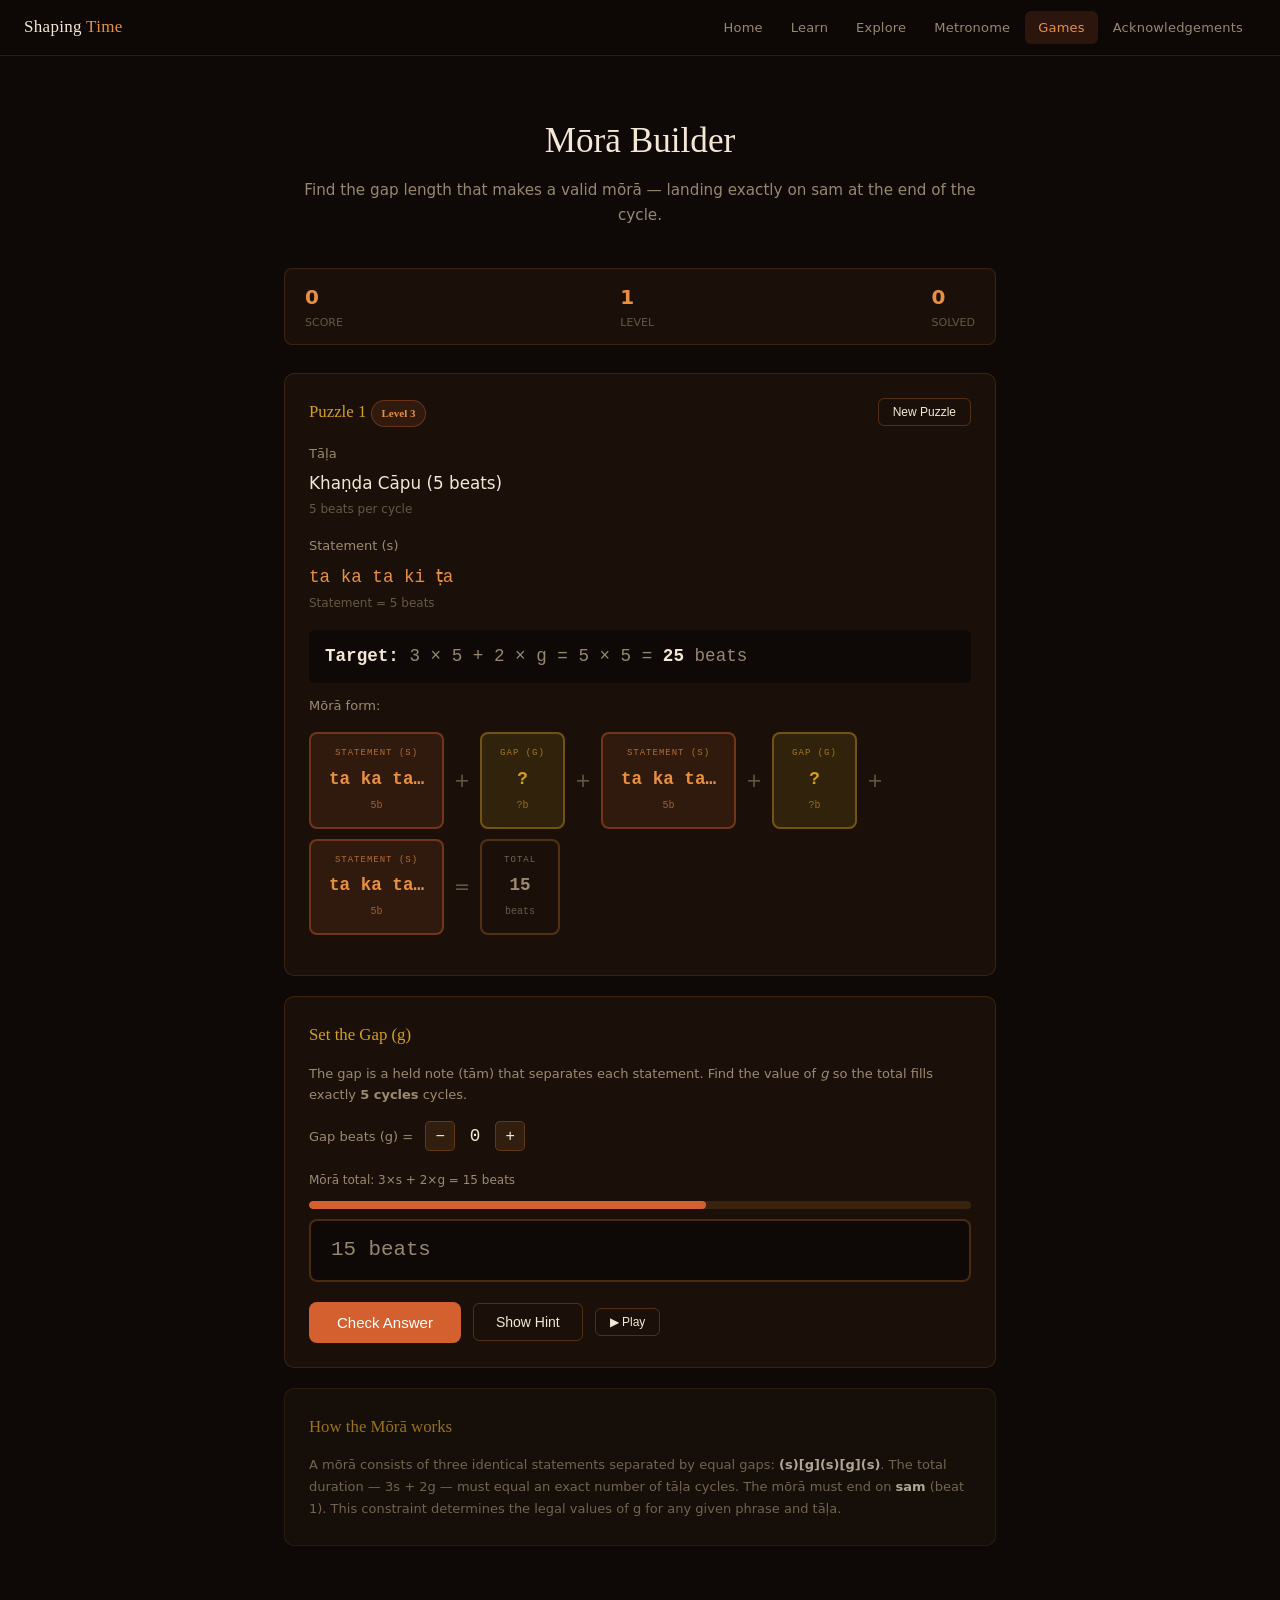
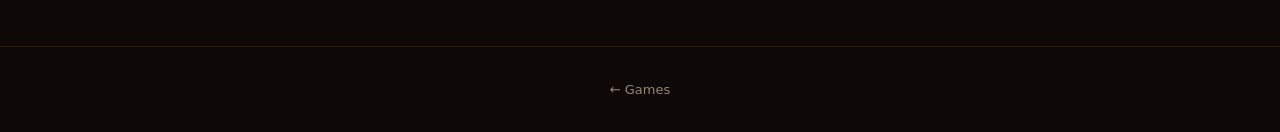
<file: games/mora-builder.html>
<!DOCTYPE html>
<html lang="en">
<head>
  <meta charset="UTF-8">
  <meta name="viewport" content="width=device-width, initial-scale=1.0">
  <title>Mōrā Builder — Shaping Time</title>
  <link rel="stylesheet" href="../css/main.css">
  <style>
    .mb-section { background: var(--surface); border: 1px solid var(--border); border-radius: 10px; padding: 24px; margin-bottom: 20px; }
    .mb-section h3 { font-family: Georgia,serif; font-weight: normal; font-size: 1.05rem; color: var(--gold); margin-bottom: 14px; }
    .formula-row { font-family: monospace; font-size: 1.1rem; color: var(--text-dim); margin: 12px 0; padding: 12px 16px; background: var(--bg); border-radius: 6px; }
    .formula-row strong { color: var(--text); }
    .mora-form { display: flex; gap: 10px; align-items: center; flex-wrap: wrap; margin: 16px 0; }
    .mora-block-big {
      padding: 12px 18px; border-radius: 8px; font-family: monospace;
      font-size: 1rem; border: 2px solid; display: flex; flex-direction: column;
      align-items: center; gap: 4px; transition: all 0.2s; min-width: 80px;
    }
    .mora-block-big .mb-label { font-size: 9px; text-transform: uppercase; letter-spacing: 1px; opacity: 0.7; }
    .mora-block-big .mb-val { font-size: 1.1rem; font-weight: bold; }
    .mora-block-big .mb-pulses { font-size: 10px; opacity: 0.6; }
    .mb-stmt { background: rgba(212,96,48,0.12); border-color: rgba(212,96,48,0.4); color: var(--accent2); }
    .mb-gap  { background: rgba(212,160,32,0.12); border-color: rgba(212,160,32,0.4); color: var(--gold); }
    .mb-plus { color: var(--text-mute); font-size: 1.2rem; }
    .mb-eq   { color: var(--text-dim); font-size: 1.2rem; }
    .progress-bar { height: 8px; background: var(--border); border-radius: 4px; margin: 10px 0; overflow: hidden; }
    .progress-fill { height: 100%; border-radius: 4px; transition: width 0.4s, background 0.3s; }
    .controls-row { display: flex; gap: 12px; flex-wrap: wrap; align-items: center; margin-top: 16px; }
    .num-input { display: flex; align-items: center; gap: 8px; }
    .num-input button { width: 30px; height: 30px; border-radius: 5px; border: 1px solid var(--border2); background: var(--surface2); color: var(--text); font-size: 16px; cursor: pointer; transition: all 0.15s; }
    .num-input button:hover { background: var(--surface); }
    .num-input span { font-family: monospace; font-size: 1.1rem; color: var(--text); min-width: 24px; text-align: center; }
    .total-display { font-family: monospace; font-size: 1.3rem; padding: 12px 20px; border-radius: 8px; border: 2px solid var(--border2); background: var(--bg); color: var(--text-dim); transition: all 0.3s; }
    .total-display.match { border-color: var(--sankirna); color: var(--sankirna); background: rgba(240,192,48,0.08); }
    .total-display.close { border-color: var(--gold); color: var(--gold); }
    .total-display.over { border-color: var(--misra); color: var(--misra); }
    .check-btn { padding: 12px 28px; border-radius: 8px; background: var(--accent); border: none; color: #fff; font-size: 15px; cursor: pointer; transition: all 0.2s; }
    .check-btn:hover { background: var(--accent2); }
    .check-btn:disabled { opacity: 0.4; cursor: default; }
    .hint-box { background: rgba(212,96,48,0.07); border: 1px solid rgba(212,96,48,0.22); border-radius: 8px; padding: 14px 18px; font-size: 13px; color: var(--text-dim); margin-top: 14px; line-height: 1.7; display: none; }
    .hint-box.show { display: block; }
    .level-badge { display: inline-block; padding: 3px 10px; border-radius: 20px; font-size: 11px; font-weight: 600; background: rgba(212,96,48,0.12); color: var(--accent2); border: 1px solid rgba(212,96,48,0.35); }
  </style>
</head>
<body>
  <nav class="site-nav">
    <a class="nav-brand" href="../index.html">Shaping <span>Time</span></a>
    <button class="nav-toggle" onclick="document.querySelector('.nav-links').classList.toggle('open')">☰</button>
    <ul class="nav-links">
      <li><a href="../index.html">Home</a></li>
      <li><a href="../learn.html">Learn</a></li>
      <li><a href="../demo/index.html">Explore</a></li>
      <li><a href="../metronome.html">Metronome</a></li>
      <li><a href="index.html" class="active">Games</a></li>
      <li><a href="../acknowledgements.html">Acknowledgements</a></li>
    </ul>
  </nav>

  <div class="page-wrap">
    <div class="game-wrap">
      <div class="game-header">
        <h1>Mōrā Builder</h1>
        <p>Find the gap length that makes a valid mōrā — landing exactly on sam at the end of the cycle.</p>
      </div>

      <div class="score-bar">
        <div><div class="score-val" id="score">0</div><div class="score-label">Score</div></div>
        <div><div class="score-val" id="level-num">1</div><div class="score-label">Level</div></div>
        <div><div class="score-val" id="solved">0</div><div class="score-label">Solved</div></div>
      </div>

      <!-- Puzzle card -->
      <div class="mb-section" id="puzzle-card">
        <div style="display:flex;justify-content:space-between;align-items:center;margin-bottom:16px;">
          <h3 style="margin:0;">Puzzle <span id="puz-num">1</span> <span class="level-badge" id="level-badge">Level 1</span></h3>
          <button class="btn btn-sm btn-outline" onclick="newPuzzle()">New Puzzle</button>
        </div>

        <!-- Tala info -->
        <div style="margin-bottom:16px;">
          <div style="font-size:13px;color:var(--text-dim);margin-bottom:6px;">Tāḷa</div>
          <div id="tala-info" style="font-size:1.05rem;color:var(--text);"></div>
          <div id="tala-desc" style="font-size:12px;color:var(--text-mute);margin-top:2px;"></div>
        </div>

        <!-- Statement info -->
        <div style="margin-bottom:16px;">
          <div style="font-size:13px;color:var(--text-dim);margin-bottom:6px;">Statement (s)</div>
          <div id="stmt-info" style="font-family:monospace;font-size:1.1rem;color:var(--accent2);"></div>
          <div id="stmt-pulses" style="font-size:12px;color:var(--text-mute);margin-top:2px;"></div>
        </div>

        <!-- Target cycles -->
        <div class="formula-row" id="formula-display"></div>

        <!-- Mora form visual -->
        <div style="font-size:13px;color:var(--text-dim);margin-bottom:8px;">Mōrā form:</div>
        <div class="mora-form" id="mora-form-visual"></div>
      </div>

      <!-- Gap input -->
      <div class="mb-section">
        <h3>Set the Gap (g)</h3>
        <p style="font-size:13px;color:var(--text-dim);margin-bottom:16px;">The gap is a held note (tām) that separates each statement. Find the value of <em>g</em> so the total fills exactly <strong id="target-cycles-label">?</strong> cycles.</p>

        <div class="controls-row">
          <div style="font-size:13px;color:var(--text-dim);">Gap beats (g) =</div>
          <div class="num-input">
            <button onclick="changeGap(-1)">−</button>
            <span id="gap-val">0</span>
            <button onclick="changeGap(1)">+</button>
          </div>
        </div>

        <div style="margin-top:20px;">
          <div style="font-size:12px;color:var(--text-dim);margin-bottom:6px;">Mōrā total: 3×s + 2×g = <span id="total-pulses">—</span> beats</div>
          <div class="progress-bar"><div class="progress-fill" id="prog-fill"></div></div>
          <div class="total-display" id="total-display">— beats</div>
        </div>

        <div class="controls-row" style="margin-top:20px;">
          <button class="check-btn" id="check-btn" onclick="checkAnswer()">Check Answer</button>
          <button class="btn btn-outline" onclick="showHint()">Show Hint</button>
          <button class="btn btn-outline btn-sm" id="play-mora-btn" onclick="playMora()">▶ Play</button>
        </div>

        <div class="hint-box" id="hint-box"></div>
        <div class="feedback" id="feedback"></div>
        <button class="next-btn" id="next-btn" onclick="newPuzzle()">Next Puzzle →</button>
      </div>

      <!-- Theory box -->
      <div class="mb-section" style="opacity:0.7;">
        <h3>How the Mōrā works</h3>
        <p style="font-size:13px;color:var(--text-dim);line-height:1.7;">A mōrā consists of three identical statements separated by equal gaps: <strong style="color:var(--text);">(s)[g](s)[g](s)</strong>. The total duration — 3s + 2g — must equal an exact number of tāḷa cycles. The mōrā must end on <strong style="color:var(--text);">sam</strong> (beat 1). This constraint determines the legal values of g for any given phrase and tāḷa.</p>
      </div>
    </div>

    <footer class="site-footer"><p><a href="index.html">← Games</a></p></footer>
  </div>

  <script>
  let audioCtx = null;
  function initAudio() { if(!audioCtx) audioCtx = new (window.AudioContext||window.webkitAudioContext)(); }

  function playTone(freq, dur=0.08, vol=0.1) {
    if(!audioCtx) return;
    const t = audioCtx.currentTime;
    const osc = audioCtx.createOscillator(); const g = audioCtx.createGain();
    osc.connect(g); g.connect(audioCtx.destination);
    osc.frequency.value = freq; osc.type = 'sine';
    g.gain.setValueAtTime(vol,t); g.gain.exponentialRampToValueAtTime(0.001,t+dur);
    osc.start(); osc.stop(t+dur);
  }

  const PUZZLES = [
    // Level 1 — short phrases, familiar tāḷa
    { tala:'Ādi Tāḷa (8 beats)', beatsPerCycle:8, targetCycles:1,
      phrase:'ta ka', stmtBeats:2, desc:'8 beats per cycle', level:1 },
    { tala:'Rūpaka (3 beats)', beatsPerCycle:3, targetCycles:5,
      phrase:'ta ki ṭa', stmtBeats:3, desc:'3 beats per cycle', level:1 },
    // Level 2 — 4-beat statements
    { tala:'Chatusra Jāti Ēka (4 beats)', beatsPerCycle:4, targetCycles:4,
      phrase:'ta ka di mi', stmtBeats:4, desc:'4 beats per cycle', level:2 },
    { tala:'Ādi Tāḷa (8 beats)', beatsPerCycle:8, targetCycles:2,
      phrase:'ta ka di mi', stmtBeats:4, desc:'8 beats per cycle', level:2 },
    // Level 3 — khaṇḍa and longer phrases
    { tala:'Khaṇḍa Cāpu (5 beats)', beatsPerCycle:5, targetCycles:5,
      phrase:'ta ka ta ki ṭa', stmtBeats:5, desc:'5 beats per cycle', level:3 },
    { tala:'Ādi Tāḷa (8 beats)', beatsPerCycle:8, targetCycles:3,
      phrase:'ta ki ṭa ta ki ṭa', stmtBeats:6, desc:'8 beats per cycle', level:3 },
    // Level 4 — miśra cāpu and full-cycle phrases
    { tala:'Miśra Cāpu (7 beats)', beatsPerCycle:7, targetCycles:3,
      phrase:'ta ka ta ki ṭa', stmtBeats:5, desc:'7 beats per cycle', level:4 },
    { tala:'Ādi Tāḷa (8 beats)', beatsPerCycle:8, targetCycles:4,
      phrase:'ta ka di mi ta ki ṭa ta', stmtBeats:8, desc:'8 beats per cycle', level:4 },
    { tala:'Miśra Cāpu (7 beats)', beatsPerCycle:7, targetCycles:5,
      phrase:'ta ka di mi ta ki ṭa', stmtBeats:7, desc:'7 beats per cycle', level:4 },
  ];

  let currentPuzzle = null, lastPuzzle = null, gapVal = 0, score = 0, solvedCount = 0, puzNum = 0;

  function newPuzzle() {
    const avail = PUZZLES.filter(p => p !== lastPuzzle);
    currentPuzzle = avail[Math.floor(Math.random() * avail.length)];
    lastPuzzle = currentPuzzle;
    gapVal = 0;
    puzNum++;
    document.getElementById('feedback').className = 'feedback';
    document.getElementById('next-btn').classList.remove('show');
    document.getElementById('hint-box').classList.remove('show');
    document.getElementById('gap-val').textContent = 0;
    renderPuzzle();
    updateDisplay();
  }

  function renderPuzzle() {
    const p = currentPuzzle;
    document.getElementById('puz-num').textContent = puzNum;
    document.getElementById('level-badge').textContent = `Level ${p.level}`;
    document.getElementById('tala-info').textContent = p.tala;
    document.getElementById('tala-desc').textContent = p.desc;
    document.getElementById('stmt-info').textContent = p.phrase;
    document.getElementById('stmt-pulses').textContent = `Statement = ${p.stmtBeats} beats`;
    document.getElementById('formula-display').innerHTML = `<strong>Target:</strong> 3 × ${p.stmtBeats} + 2 × g = ${p.targetCycles} × ${p.beatsPerCycle} = <strong>${p.targetCycles * p.beatsPerCycle}</strong> beats`;
    document.getElementById('target-cycles-label').textContent = `${p.targetCycles} cycle${p.targetCycles>1?'s':''}`;

    // Mora form visual
    const vis = document.getElementById('mora-form-visual');
    vis.innerHTML = '';
    const addBlock = (cls, label, val, beats) => {
      const b = document.createElement('div');
      b.className = `mora-block-big ${cls}`;
      b.innerHTML = `<div class="mb-label">${label}</div><div class="mb-val">${val}</div><div class="mb-pulses">${beats}b</div>`;
      vis.appendChild(b);
    };
    const addText = t => { const s = document.createElement('div'); s.className = 'mb-plus'; s.textContent = t; vis.appendChild(s); };

    addBlock('mb-stmt','Statement (s)', p.phrase.split(' ').slice(0,3).join(' ')+'…', p.stmtBeats);
    addText('+');
    const gapBlock = document.createElement('div');
    gapBlock.className = 'mora-block-big mb-gap';
    gapBlock.id = 'gap-block';
    gapBlock.innerHTML = `<div class="mb-label">Gap (g)</div><div class="mb-val" id="gap-block-val">?</div><div class="mb-pulses" id="gap-block-p">?b</div>`;
    vis.appendChild(gapBlock);
    addText('+');
    addBlock('mb-stmt','Statement (s)', p.phrase.split(' ').slice(0,3).join(' ')+'…', p.stmtBeats);
    addText('+');
    const gapBlock2 = gapBlock.cloneNode(true); gapBlock2.id = 'gap-block2';
    gapBlock2.querySelector('div.mb-val').id = 'gap-block-val2';
    gapBlock2.querySelector('div.mb-pulses').id = 'gap-block-p2';
    vis.appendChild(gapBlock2);
    addText('+');
    addBlock('mb-stmt','Statement (s)', p.phrase.split(' ').slice(0,3).join(' ')+'…', p.stmtBeats);
    addText('=');
    const totalBlock = document.createElement('div');
    totalBlock.className = 'mora-block-big';
    totalBlock.id = 'total-block';
    totalBlock.style.borderColor = 'var(--border2)'; totalBlock.style.color = 'var(--text-dim)';
    totalBlock.innerHTML = `<div class="mb-label">Total</div><div class="mb-val" id="total-block-val">—</div><div class="mb-pulses">beats</div>`;
    vis.appendChild(totalBlock);
  }

  function updateDisplay() {
    if (!currentPuzzle) return;
    const p = currentPuzzle;
    const total = 3 * p.stmtBeats + 2 * gapVal;
    const target = p.targetCycles * p.beatsPerCycle;
    const pct = Math.min(100, Math.round(total / target * 100));

    document.getElementById('total-pulses').textContent = total;
    document.getElementById('gap-block-val').textContent = gapVal > 0 ? 'tām' : '?';
    document.getElementById('gap-block-p').textContent = gapVal > 0 ? `${gapVal}b` : '?b';
    const v2 = document.getElementById('gap-block-val2'); if(v2) v2.textContent = gapVal>0?'tām':'?';
    const p2 = document.getElementById('gap-block-p2'); if(p2) p2.textContent = gapVal>0?`${gapVal}b`:'?b';
    document.getElementById('total-block-val').textContent = total;

    const fill = document.getElementById('prog-fill');
    fill.style.width = pct + '%';
    const disp = document.getElementById('total-display');

    if (total === target) {
      fill.style.background = 'var(--sankirna)';
      disp.className = 'total-display match';
      disp.textContent = `✓ ${total} beats — perfect fit!`;
    } else if (total > target) {
      fill.style.background = 'var(--misra)';
      disp.className = 'total-display over';
      disp.textContent = `${total} beats — too high`;
    } else if (total > target * 0.8) {
      fill.style.background = 'var(--gold)';
      disp.className = 'total-display close';
      disp.textContent = `${total} beats — getting close`;
    } else {
      fill.style.background = 'var(--accent)';
      disp.className = 'total-display';
      disp.textContent = `${total} beats`;
    }
  }

  function changeGap(delta) {
    gapVal = Math.max(0, gapVal + delta);
    document.getElementById('gap-val').textContent = gapVal;
    updateDisplay();
  }

  function checkAnswer() {
    if (!currentPuzzle) return;
    initAudio();
    const p = currentPuzzle;
    const total = 3 * p.stmtBeats + 2 * gapVal;
    const target = p.targetCycles * p.beatsPerCycle;
    const correct = total === target && gapVal > 0;

    const fb = document.getElementById('feedback');
    if (correct) {
      fb.className = 'feedback correct';
      fb.textContent = `✓ Correct! g = ${gapVal} beats. Mōrā = 3×${p.stmtBeats} + 2×${gapVal} = ${total} beats = ${p.targetCycles} cycles. Lands on sam!`;
      score += 20 + (p.level * 5);
      solvedCount++;
      document.getElementById('score').textContent = score;
      document.getElementById('solved').textContent = solvedCount;
      document.getElementById('level-num').textContent = Math.min(4, 1 + Math.floor(solvedCount / 2));
      playTone(880, 0.2, 0.18);
      setTimeout(() => playTone(1100, 0.2, 0.14), 200);
    } else if (total === 0 || gapVal === 0) {
      fb.className = 'feedback wrong';
      fb.textContent = `The gap must be at least 1 beat. Try adjusting g.`;
    } else if (total > target) {
      fb.className = 'feedback wrong';
      fb.textContent = `Over by ${total-target} beats. Lower the gap.`;
      playTone(220, 0.2, 0.1);
    } else {
      fb.className = 'feedback wrong';
      fb.textContent = `Not quite — ${target-total} beats short. Try a larger gap.`;
      playTone(220, 0.2, 0.1);
    }
    document.getElementById('next-btn').classList.toggle('show', correct);
  }

  function showHint() {
    if (!currentPuzzle) return;
    const p = currentPuzzle;
    const target = p.targetCycles * p.beatsPerCycle;
    const remainder = target - 3 * p.stmtBeats;
    const gSolution = remainder / 2;
    const hint = document.getElementById('hint-box');
    hint.classList.add('show');
    if (Number.isInteger(gSolution) && gSolution > 0) {
      hint.innerHTML = `<strong>Hint:</strong> Target = ${target} beats. Three statements = 3 × ${p.stmtBeats} = ${3*p.stmtBeats} beats. Remaining for two gaps = ${target} − ${3*p.stmtBeats} = ${remainder} beats. So g = ${remainder} ÷ 2 = <strong>${gSolution}</strong>.`;
    } else {
      hint.innerHTML = `<strong>Hint:</strong> The total must equal ${target} beats. You have 3 statements of ${p.stmtBeats} = ${3*p.stmtBeats} beats. The two gaps must account for the rest.`;
    }
  }

  function playMora() {
    if (!currentPuzzle || gapVal <= 0) return;
    initAudio();
    const p = currentPuzzle;
    const syllables = p.phrase.split(' ');
    const beatMs = 250; // each beat = 250ms
    let t = 0;
    for (let rep = 0; rep < 3; rep++) {
      syllables.forEach((s, i) => {
        setTimeout(() => playTone(523 + i * 30, 0.18, 0.12), t);
        t += beatMs;
      });
      if (rep < 2) {
        setTimeout(() => playTone(300, gapVal * beatMs / 1000 * 0.9, 0.08), t);
        t += gapVal * beatMs;
      }
    }
    // Sam ping at the end
    setTimeout(() => { playTone(880, 0.15, 0.2); playTone(660, 0.15, 0.12); }, t);
  }

  document.addEventListener('click', () => initAudio(), { once: true });
  newPuzzle();
  </script>
</body>
</html>
</file>
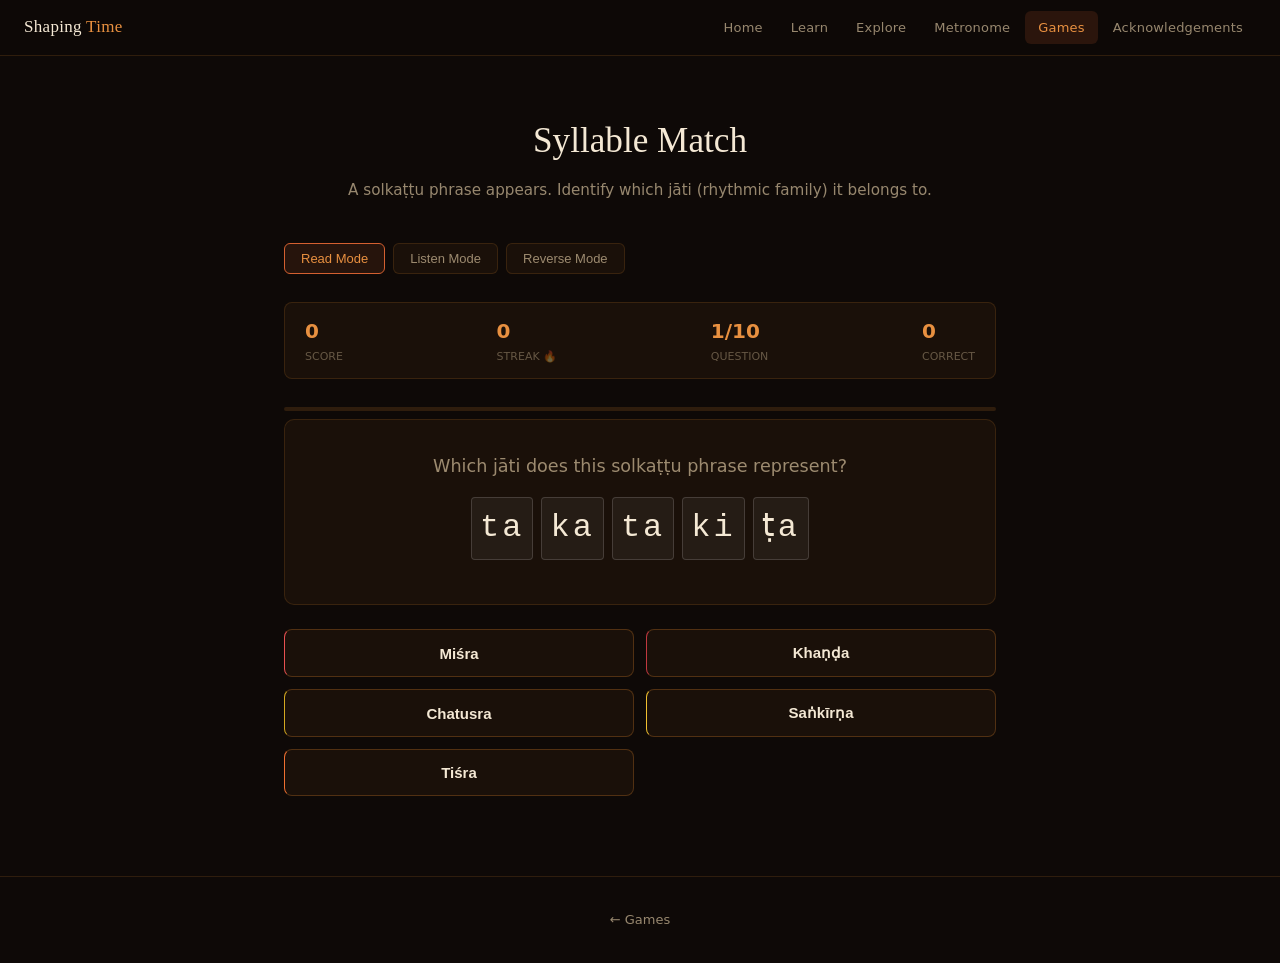
<file: games/syllable-match.html>
<!DOCTYPE html>
<html lang="en">
<head>
  <meta charset="UTF-8">
  <meta name="viewport" content="width=device-width, initial-scale=1.0">
  <title>Syllable Match — Shaping Time</title>
  <link rel="stylesheet" href="../css/main.css">
  <style>
    .play-phrase-btn {
      background: rgba(212,96,48,0.12); border: 1px solid var(--accent);
      color: var(--accent2); padding: 10px 22px; border-radius: 8px;
      font-size: 14px; cursor: pointer; transition: all 0.2s; margin: 12px 0;
    }
    .play-phrase-btn:hover { background: rgba(212,96,48,0.22); }
    .mode-tabs { display: flex; gap: 8px; margin-bottom: 28px; }
    .mode-tab { padding: 7px 16px; border-radius: 6px; border: 1px solid var(--border); background: var(--surface); color: var(--text-dim); font-size: 13px; cursor: pointer; transition: all 0.2s; }
    .mode-tab.active { background: rgba(212,96,48,0.12); border-color: var(--accent); color: var(--accent2); }
    .results-screen { text-align: center; padding: 40px 0; display: none; }
    .results-screen.show { display: block; }
    .game-screen { }
    .game-screen.hidden { display: none; }
    .streak-bar { height: 4px; background: var(--border); border-radius: 2px; margin: 8px 0; overflow: hidden; }
    .streak-fill { height: 100%; background: var(--accent); border-radius: 2px; transition: width 0.3s; }
    .q-phrase-display { font-family: 'Courier New', monospace; font-size: clamp(1.3rem,4vw,2rem); letter-spacing: 3px; color: var(--text); display: flex; gap: 8px; flex-wrap: wrap; justify-content: center; align-items: center; margin: 12px 0; }
    .syl-lit { padding: 4px 8px; border-radius: 4px; border: 1px solid rgba(255,255,255,0.15); background: rgba(255,255,255,0.05); }
    .syl-lit.flash { background: rgba(212,96,48,0.3); border-color: var(--accent); transition: all 0.1s; }
  </style>
</head>
<body>
  <nav class="site-nav">
    <a class="nav-brand" href="../index.html">Shaping <span>Time</span></a>
    <button class="nav-toggle" onclick="document.querySelector('.nav-links').classList.toggle('open')">☰</button>
    <ul class="nav-links">
      <li><a href="../index.html">Home</a></li>
      <li><a href="../learn.html">Learn</a></li>
      <li><a href="../demo/index.html">Explore</a></li>
      <li><a href="../metronome.html">Metronome</a></li>
      <li><a href="index.html" class="active">Games</a></li>
      <li><a href="../acknowledgements.html">Acknowledgements</a></li>
    </ul>
  </nav>

  <div class="page-wrap">
    <div class="game-wrap">
      <div class="game-header">
        <h1>Syllable Match</h1>
        <p>A solkaṭṭu phrase appears. Identify which jāti (rhythmic family) it belongs to.</p>
      </div>

      <div class="mode-tabs">
        <button class="mode-tab active" data-mode="read">Read Mode</button>
        <button class="mode-tab" data-mode="listen">Listen Mode</button>
        <button class="mode-tab" data-mode="reverse">Reverse Mode</button>
      </div>

      <div class="score-bar">
        <div><div class="score-val" id="score">0</div><div class="score-label">Score</div></div>
        <div><div class="score-val" id="streak">0</div><div class="score-label">Streak 🔥</div></div>
        <div><div class="score-val" id="qnum">1/10</div><div class="score-label">Question</div></div>
        <div><div class="score-val" id="correct-count">0</div><div class="score-label">Correct</div></div>
      </div>
      <div class="streak-bar"><div class="streak-fill" id="streak-fill" style="width:0%"></div></div>

      <!-- Game screen -->
      <div class="game-screen" id="game-screen">
        <div class="q-card">
          <div class="q-prompt" id="q-prompt">What jāti does this phrase represent?</div>
          <div class="q-phrase-display" id="q-display"></div>
          <button class="play-phrase-btn" id="play-btn">▶ Play phrase</button>
        </div>
        <div class="choices" id="choices"></div>
        <div class="feedback" id="feedback"></div>
        <button class="next-btn" id="next-btn" onclick="nextQuestion()">Next Question →</button>
      </div>

      <!-- Results screen -->
      <div class="results-screen" id="results-screen">
        <div style="font-size:48px;margin-bottom:16px;">🎵</div>
        <h2 style="font-family:Georgia,serif;font-weight:normal;margin-bottom:8px;">Round complete!</h2>
        <p style="color:var(--text-dim);margin-bottom:24px;" id="result-msg"></p>
        <button class="btn btn-primary" onclick="startGame()">Play Again</button>
        <a href="index.html" class="btn btn-outline" style="margin-left:10px;">Back to Games</a>
      </div>
    </div>

    <footer class="site-footer">
      <p><a href="index.html">← Games</a></p>
    </footer>
  </div>

  <script>
  const JATIS = [
    { name: 'Tiśra',    id: 'tisra',    beats: 3, phrase: ['ta','ki','ṭa'],             color: '#f07030', freq: 523 },
    { name: 'Chatusra', id: 'chatusra', beats: 4, phrase: ['ta','ka','di','mi'],         color: '#d4a820', freq: 659 },
    { name: 'Khaṇḍa',  id: 'khanda',  beats: 5, phrase: ['ta','ka','ta','ki','ṭa'],    color: '#c03840', freq: 784 },
    { name: 'Miśra',   id: 'misra',   beats: 7, phrase: ['ta','ka','di','mi','ta','ki','ṭa'], color: '#e85050', freq: 988 },
    { name: 'Saṅkīrṇa',id: 'sankirna',beats: 9, phrase: ['ta','ka','di','mi','ta','ka','ta','ki','ṭa'], color: '#f0c030', freq: 1175 },
  ];

  // Alternate phrases for variety
  const ALT_PHRASES = {
    tisra:    [['ta','ki','ṭa'], ['ta','ka','•'], ['•','ta','ka']],
    chatusra: [['ta','ka','di','mi'], ['ta','ka','jo','ṇu'], ['ta','ka','di','ku']],
    khanda:   [['ta','ka','ta','ki','ṭa'], ['din','ta','ki','ṭa','•'], ['ta','din','tān','gu','•']],
    misra:    [['ta','ka','di','mi','ta','ki','ṭa'], ['din','ta','ka','ta','ki','ṭa','•']],
    sankirna: [['ta','ka','di','mi','ta','ka','ta','ki','ṭa']],
  };

  let audioCtx = null;
  function initAudio() { if(!audioCtx) audioCtx = new (window.AudioContext||window.webkitAudioContext)(); }

  function playTone(freq, dur=0.09, vol=0.12) {
    if(!audioCtx) return;
    const t = audioCtx.currentTime;
    const osc = audioCtx.createOscillator(); const g = audioCtx.createGain();
    osc.connect(g); g.connect(audioCtx.destination);
    osc.frequency.value = freq; osc.type = 'sine';
    g.gain.setValueAtTime(vol,t); g.gain.exponentialRampToValueAtTime(0.001,t+dur);
    osc.start(); osc.stop(t+dur);
  }

  const PHONETIC = { 'ṭa': 'da', 'ki': 'kee', 'di': 'dee', 'mi': 'mee' };
  function phoneticize(syl) {
    if (PHONETIC[syl]) return PHONETIC[syl];
    return syl.replace(/ṭ/g, 'd');
  }

  function speakPhrase(phrase) {
    window.speechSynthesis.cancel();
    phrase.forEach(s => {
      const utt = new SpeechSynthesisUtterance(phoneticize(s));
      utt.rate = 0.9;
      window.speechSynthesis.speak(utt);
    });
  }

  let mode = 'read';
  let questions = [], qIdx = 0, score = 0, streak = 0, correctCount = 0;
  let answered = false;

  document.querySelectorAll('.mode-tab').forEach(btn => {
    btn.addEventListener('click', () => {
      document.querySelectorAll('.mode-tab').forEach(b => b.classList.remove('active'));
      btn.classList.add('active');
      mode = btn.dataset.mode;
      updatePrompt();
    });
  });

  function updatePrompt() {
    const prompts = {
      read: 'Which jāti does this solkaṭṭu phrase represent?',
      listen: 'Listen to the phrase, then identify the jāti.',
      reverse: 'Select the correct solkaṭṭu phrase for this jāti:'
    };
    document.getElementById('q-prompt').textContent = prompts[mode];
  }

  function shuffle(arr) { return [...arr].sort(()=>Math.random()-0.5); }

  function buildQuestions() {
    const qs = [];
    for (let i = 0; i < 10; i++) {
      const jati = JATIS[i % JATIS.length];
      const alts = ALT_PHRASES[jati.id] || [jati.phrase];
      const phrase = alts[Math.floor(Math.random() * alts.length)];
      qs.push({ jati, phrase });
    }
    return shuffle(qs);
  }

  function startGame() {
    questions = buildQuestions();
    qIdx = 0; score = 0; streak = 0; correctCount = 0;
    document.getElementById('score').textContent = 0;
    document.getElementById('streak').textContent = 0;
    document.getElementById('correct-count').textContent = 0;
    document.getElementById('streak-fill').style.width = '0%';
    document.getElementById('results-screen').classList.remove('show');
    document.getElementById('game-screen').classList.remove('hidden');
    showQuestion();
  }

  function showQuestion() {
    answered = false;
    const q = questions[qIdx];
    document.getElementById('qnum').textContent = `${qIdx+1}/10`;
    document.getElementById('feedback').className = 'feedback';
    document.getElementById('next-btn').classList.remove('show');

    const display = document.getElementById('q-display');
    display.innerHTML = '';

    if (mode === 'reverse') {
      // Show the jati name, ask for the phrase
      display.innerHTML = `<span style="font-size:1.5rem;font-weight:bold;color:${q.jati.color}">${q.jati.name}</span>`;
      buildReverseChoices(q);
    } else {
      // Show/hide phrase based on mode
      if (mode === 'read') {
        q.phrase.forEach(s => {
          const span = document.createElement('span');
          span.className = 'syl-lit';
          span.textContent = s;
          display.appendChild(span);
        });
      } else {
        display.textContent = '?  ?  ?  ?';
        display.style.color = 'var(--text-mute)';
      }
      buildJatiChoices(q);
    }

    document.getElementById('play-btn').style.display = mode === 'read' ? 'none' : 'inline-block';
    if (mode === 'reverse') document.getElementById('play-btn').style.display = 'none';
  }

  function buildJatiChoices(q) {
    const choices = document.getElementById('choices');
    choices.innerHTML = '';
    const options = shuffle(JATIS);
    options.forEach(j => {
      const btn = document.createElement('button');
      btn.className = 'choice-btn';
      btn.innerHTML = `<strong>${j.name}</strong>`;
      btn.style.borderLeftColor = j.color;
      btn.addEventListener('click', () => checkAnswer(btn, j.id === q.jati.id, q));
      choices.appendChild(btn);
    });
  }

  function buildReverseChoices(q) {
    const choices = document.getElementById('choices');
    choices.innerHTML = '';
    // Pick 4 jatis to show phrases from (including correct)
    const others = shuffle(JATIS.filter(j => j.id !== q.jati.id)).slice(0,3);
    const options = shuffle([q.jati, ...others]);
    options.forEach(j => {
      const btn = document.createElement('button');
      btn.className = 'choice-btn';
      btn.innerHTML = `<span style="font-family:monospace;font-size:1rem;">${j.phrase.join(' ')}</span>`;
      btn.addEventListener('click', () => checkAnswer(btn, j.id === q.jati.id, q));
      choices.appendChild(btn);
    });
  }

  function checkAnswer(btn, isCorrect, q) {
    if (answered) return;
    answered = true;
    initAudio();

    if (isCorrect) {
      btn.classList.add('correct');
      score += 10 + streak * 2;
      streak++;
      correctCount++;
      showFeedback(true, `Correct! ${q.jati.name} = ${q.jati.beats}-beat cycle. ${q.phrase.join(' ')}`);
      playTone(880, 0.15, 0.15);
    } else {
      btn.classList.add('wrong');
      streak = 0;
      showFeedback(false, `Not quite. This was ${q.jati.name} (${q.jati.beats} beats): ${q.phrase.join(' ')}`);
      playTone(220, 0.2, 0.12);
      // Highlight correct
      document.querySelectorAll('.choice-btn').forEach(b => {
        if (b.textContent.includes(q.jati.name) || (mode === 'reverse' && b.querySelector('span')?.textContent === q.jati.phrase.join(' ')))
          b.classList.add('correct');
      });
    }

    // If listen mode — reveal phrase
    if (mode === 'listen') {
      const display = document.getElementById('q-display');
      display.innerHTML = '';
      display.style.color = '';
      q.phrase.forEach(s => {
        const span = document.createElement('span'); span.className = 'syl-lit'; span.textContent = s;
        display.appendChild(span);
      });
    }

    document.getElementById('score').textContent = score;
    document.getElementById('streak').textContent = streak;
    document.getElementById('correct-count').textContent = correctCount;
    document.getElementById('streak-fill').style.width = Math.min(100, streak * 10) + '%';
    document.getElementById('next-btn').classList.add('show');
  }

  function showFeedback(correct, msg) {
    const fb = document.getElementById('feedback');
    fb.className = 'feedback ' + (correct ? 'correct' : 'wrong');
    fb.textContent = (correct ? '✓ ' : '✗ ') + msg;
  }

  function nextQuestion() {
    qIdx++;
    if (qIdx >= questions.length) {
      showResults(); return;
    }
    showQuestion();
  }

  function showResults() {
    document.getElementById('game-screen').classList.add('hidden');
    document.getElementById('results-screen').classList.add('show');
    const pct = Math.round(correctCount / 10 * 100);
    const msgs = ['Keep practicing! Review the Learn page.', 'Getting there! Try again to improve.', 'Good work!', 'Excellent!', 'Perfect score! You know your jātis!'];
    const tier = Math.min(4, Math.floor(pct / 20));
    document.getElementById('result-msg').textContent = `${correctCount}/10 correct (${pct}%) · Final score: ${score}. ${msgs[tier]}`;
  }

  // Play phrase button (listen mode)
  document.getElementById('play-btn').addEventListener('click', () => {
    const q = questions[qIdx];
    speakPhrase(q.phrase);
  });

  document.addEventListener('click', () => initAudio(), { once: true });
  startGame();
  updatePrompt();
  </script>
</body>
</html>
</file>
<file: css/main.css>
/* ===================================================
   Shaping Time — South Indian Music
   Shared Stylesheet
   =================================================== */

*, *::before, *::after { margin: 0; padding: 0; box-sizing: border-box; }

:root {
  --bg:        #0e0907;
  --bg2:       #160d09;
  --surface:   rgba(255,160,60,0.05);
  --surface2:  rgba(255,160,60,0.10);
  --border:    rgba(200,120,40,0.18);
  --border2:   rgba(200,120,40,0.32);
  --text:      #f4e8d4;
  --text-dim:  rgba(244,220,180,0.60);
  --text-mute: rgba(244,220,180,0.35);
  --accent:    #d46030;
  --accent2:   #e89040;
  --gold:      #d4a020;

  /* tala colors */
  --tisra:    #f07030;
  --chatusra: #d4a820;
  --khanda:   #c03840;
  --misra:    #e85050;
  --sankirna: #f0c030;

  --nav-h: 56px;
  --radius: 10px;
  --transition: 0.2s ease;
}

html { scroll-behavior: smooth; }

body {
  background: var(--bg);
  color: var(--text);
  font-family: 'Segoe UI', system-ui, -apple-system, sans-serif;
  font-size: 16px;
  line-height: 1.65;
  min-height: 100vh;
}

/* ─── NAV ─────────────────────────────────────────── */
.site-nav {
  position: fixed;
  top: 0; left: 0; right: 0;
  height: var(--nav-h);
  background: rgba(14,9,7,0.94);
  border-bottom: 1px solid var(--border);
  backdrop-filter: blur(12px);
  z-index: 100;
  display: flex;
  align-items: center;
  padding: 0 24px;
  gap: 0;
}

.nav-brand {
  font-family: Georgia, 'Times New Roman', serif;
  font-size: 17px;
  font-weight: normal;
  color: var(--text);
  text-decoration: none;
  letter-spacing: 0.3px;
  white-space: nowrap;
  margin-right: auto;
}
.nav-brand span { color: var(--accent2); }

.nav-links {
  display: flex;
  gap: 2px;
  list-style: none;
}
.nav-links a {
  display: block;
  padding: 6px 13px;
  color: var(--text-dim);
  text-decoration: none;
  font-size: 13px;
  border-radius: 6px;
  transition: all var(--transition);
  letter-spacing: 0.2px;
}
.nav-links a:hover { color: var(--text); background: var(--surface2); }
.nav-links a.active { color: var(--accent2); background: rgba(212,96,48,0.15); }

/* hamburger for mobile */
.nav-toggle { display: none; background: none; border: none; color: var(--text); cursor: pointer; padding: 8px; }

/* ─── PAGE WRAP ───────────────────────────────────── */
.page-wrap {
  padding-top: var(--nav-h);
  min-height: 100vh;
}

/* ─── HERO ────────────────────────────────────────── */
.hero {
  position: relative;
  overflow: hidden;
  padding: 96px 24px 80px;
  text-align: center;
  display: flex;
  flex-direction: column;
  align-items: center;
  gap: 20px;
}
.hero-canvas {
  position: absolute;
  inset: 0;
  opacity: 0.40;
}
.hero-content { position: relative; z-index: 1; max-width: 700px; }
.hero h1 {
  font-family: Georgia, serif;
  font-size: clamp(2rem, 5vw, 3.5rem);
  font-weight: normal;
  line-height: 1.2;
  color: var(--text);
  margin-bottom: 16px;
}
.hero h1 em {
  font-style: italic;
  color: var(--accent2);
}
.hero p {
  font-size: clamp(1rem, 2vw, 1.2rem);
  color: var(--text-dim);
  max-width: 560px;
  margin: 0 auto;
}
.hero-cta {
  display: flex;
  gap: 12px;
  flex-wrap: wrap;
  justify-content: center;
  margin-top: 8px;
}

/* ─── BUTTONS ─────────────────────────────────────── */
.btn {
  display: inline-flex;
  align-items: center;
  gap: 6px;
  padding: 10px 22px;
  border-radius: 6px;
  font-size: 14px;
  font-weight: 500;
  cursor: pointer;
  text-decoration: none;
  transition: all var(--transition);
  border: 1px solid transparent;
}
.btn-primary {
  background: var(--accent);
  color: #fff;
  border-color: var(--accent);
}
.btn-primary:hover { background: var(--accent2); border-color: var(--accent2); }
.btn-outline {
  background: transparent;
  color: var(--text);
  border-color: var(--border2);
}
.btn-outline:hover { background: var(--surface2); border-color: rgba(200,120,40,0.50); }
.btn-sm { padding: 6px 14px; font-size: 12px; }

/* ─── SECTIONS ────────────────────────────────────── */
.section {
  padding: 64px 24px;
  max-width: 1100px;
  margin: 0 auto;
}
.section-narrow {
  max-width: 760px;
  margin: 0 auto;
  padding: 64px 24px;
}
.section-title {
  font-family: Georgia, serif;
  font-size: clamp(1.5rem, 3vw, 2.2rem);
  font-weight: normal;
  color: var(--text);
  margin-bottom: 8px;
}
.section-sub {
  color: var(--text-dim);
  font-size: 1rem;
  margin-bottom: 40px;
}
.divider {
  border: none;
  border-top: 1px solid var(--border);
  margin: 48px 0;
}

/* ─── CARDS ───────────────────────────────────────── */
.card-grid {
  display: grid;
  grid-template-columns: repeat(auto-fit, minmax(260px, 1fr));
  gap: 20px;
}
.card {
  background: var(--surface);
  border: 1px solid var(--border);
  border-radius: var(--radius);
  padding: 28px 24px;
  text-decoration: none;
  color: inherit;
  display: flex;
  flex-direction: column;
  gap: 10px;
  transition: all var(--transition);
}
.card:hover {
  background: var(--surface2);
  border-color: var(--border2);
  transform: translateY(-2px);
}
.card-icon { font-size: 28px; line-height: 1; }
.card-title {
  font-family: Georgia, serif;
  font-size: 1.2rem;
  font-weight: normal;
  color: var(--text);
}
.card-desc { font-size: 14px; color: var(--text-dim); line-height: 1.5; }
.card-tag {
  display: inline-block;
  font-size: 11px;
  padding: 2px 8px;
  border-radius: 20px;
  background: rgba(212,96,48,0.15);
  color: var(--accent2);
  margin-top: auto;
  width: fit-content;
}

/* ─── PROSE ───────────────────────────────────────── */
.prose h2 {
  font-family: Georgia, serif;
  font-size: 1.6rem;
  font-weight: normal;
  color: var(--text);
  margin: 48px 0 12px;
  padding-top: 12px;
}
.prose h3 {
  font-family: Georgia, serif;
  font-size: 1.15rem;
  font-weight: normal;
  color: var(--text);
  margin: 28px 0 8px;
}
.prose p { margin-bottom: 16px; color: var(--text-dim); font-size: 1rem; }
.prose p:first-child { color: var(--text); }
.prose strong { color: var(--text); font-weight: 600; }
.prose em { color: var(--gold); font-style: italic; }
.prose blockquote {
  border-left: 3px solid var(--accent);
  padding: 10px 0 10px 20px;
  margin: 24px 0;
  font-style: italic;
  color: var(--text-dim);
}
.prose blockquote cite {
  display: block;
  font-size: 12px;
  font-style: normal;
  color: var(--text-mute);
  margin-top: 6px;
}

/* ─── TIMELINE ────────────────────────────────────── */
.timeline { position: relative; padding-left: 32px; }
.timeline::before {
  content: '';
  position: absolute;
  left: 6px; top: 8px; bottom: 8px;
  width: 2px;
  background: var(--border2);
}
.timeline-item {
  position: relative;
  margin-bottom: 40px;
}
.timeline-item::before {
  content: '';
  position: absolute;
  left: -28px; top: 8px;
  width: 10px; height: 10px;
  border-radius: 50%;
  background: var(--accent);
  border: 2px solid var(--bg);
}
.timeline-date {
  font-size: 12px;
  color: var(--accent);
  text-transform: uppercase;
  letter-spacing: 1px;
  margin-bottom: 6px;
}
.timeline-title {
  font-family: Georgia, serif;
  font-size: 1.1rem;
  color: var(--text);
  margin-bottom: 8px;
}
.timeline-body { font-size: 14px; color: var(--text-dim); line-height: 1.6; }

/* ─── GLOSSARY / TERM BLOCKS ──────────────────────── */
.term-grid {
  display: grid;
  grid-template-columns: repeat(auto-fit, minmax(280px, 1fr));
  gap: 14px;
  margin-top: 24px;
}
.term-card {
  background: var(--surface);
  border: 1px solid var(--border);
  border-radius: 8px;
  padding: 16px 18px;
}
.term-name {
  font-family: Georgia, serif;
  font-size: 1.05rem;
  color: var(--text);
  margin-bottom: 2px;
}
.term-pronunciation { font-size: 11px; color: var(--text-mute); margin-bottom: 6px; }
.term-def { font-size: 13px; color: var(--text-dim); }

/* ─── SYLLABLE DISPLAY ────────────────────────────── */
.syllable-row {
  display: flex;
  align-items: center;
  gap: 4px;
  flex-wrap: wrap;
  margin: 12px 0;
}
.syl {
  display: inline-flex;
  align-items: center;
  justify-content: center;
  padding: 6px 10px;
  border-radius: 5px;
  font-family: 'Courier New', monospace;
  font-size: 15px;
  font-weight: bold;
  cursor: pointer;
  transition: all var(--transition);
  border: 1px solid;
  user-select: none;
}
.syl:hover { filter: brightness(1.2); transform: scale(1.05); }
.syl.active { transform: scale(1.15); filter: brightness(1.4); }

.syl-tisra    { background: rgba(240,112,48,0.15); color: var(--tisra);    border-color: rgba(240,112,48,0.35); }
.syl-chatusra { background: rgba(212,168,32,0.15); color: var(--chatusra); border-color: rgba(212,168,32,0.35); }
.syl-khanda   { background: rgba(192,56,64,0.15);  color: var(--khanda);   border-color: rgba(192,56,64,0.35); }
.syl-misra    { background: rgba(232,80,80,0.15);  color: var(--misra);    border-color: rgba(232,80,80,0.35); }
.syl-sankirna { background: rgba(240,192,48,0.15); color: var(--sankirna); border-color: rgba(240,192,48,0.35); }

/* ─── HAND GESTURE ────────────────────────────────── */
.gesture-display {
  display: flex;
  align-items: center;
  gap: 24px;
  flex-wrap: wrap;
  margin: 20px 0;
}
.gesture-hand {
  width: 120px; height: 120px;
  position: relative;
  flex-shrink: 0;
}
.gesture-info { flex: 1; min-width: 160px; }
.gesture-beat { font-size: 28px; font-weight: bold; color: var(--accent); }
.gesture-type { font-size: 13px; color: var(--text-dim); margin-top: 4px; }
.gesture-name { font-size: 11px; color: var(--text-mute); }

/* ─── METRONOME ───────────────────────────────────── */
.metro-display {
  display: flex;
  flex-direction: column;
  align-items: center;
  gap: 24px;
  padding: 40px 0;
}
.metro-beat-row {
  display: flex;
  gap: 10px;
  flex-wrap: wrap;
  justify-content: center;
}
.metro-beat {
  width: 52px; height: 52px;
  border-radius: 50%;
  display: flex;
  align-items: center;
  justify-content: center;
  font-size: 14px;
  font-weight: 600;
  border: 2px solid var(--border2);
  color: var(--text-dim);
  transition: all 0.1s;
  flex-direction: column;
  gap: 2px;
}
.metro-beat.current {
  background: var(--accent);
  border-color: var(--accent);
  color: #fff;
  transform: scale(1.15);
  box-shadow: 0 0 20px rgba(212,96,48,0.55);
}
.metro-beat.sam {
  border-color: var(--gold);
}
.metro-beat.sam.current {
  background: var(--gold);
  border-color: var(--gold);
  box-shadow: 0 0 24px rgba(212,160,32,0.55);
}
.metro-beat-label { font-size: 9px; opacity: 0.7; text-transform: uppercase; }
.metro-bpm-display {
  font-family: Georgia, serif;
  font-size: 3rem;
  color: var(--text);
  letter-spacing: -1px;
}
.metro-bpm-display span { font-size: 1rem; color: var(--text-dim); margin-left: 4px; }
.metro-controls {
  display: flex;
  gap: 12px;
  align-items: center;
  flex-wrap: wrap;
  justify-content: center;
}
.metro-btn-play {
  width: 64px; height: 64px;
  border-radius: 50%;
  background: var(--accent);
  border: none;
  color: #fff;
  font-size: 22px;
  cursor: pointer;
  display: flex;
  align-items: center;
  justify-content: center;
  transition: all var(--transition);
}
.metro-btn-play:hover { background: var(--accent2); transform: scale(1.05); }

/* ─── GAME ELEMENTS ───────────────────────────────── */
.game-wrap {
  max-width: 760px;
  margin: 0 auto;
  padding: 32px 24px 80px;
}
.game-header {
  text-align: center;
  margin-bottom: 40px;
  padding-top: 24px;
}
.game-header h1 {
  font-family: Georgia, serif;
  font-size: clamp(1.6rem, 4vw, 2.2rem);
  font-weight: normal;
  margin-bottom: 8px;
}
.game-header p { color: var(--text-dim); font-size: 0.95rem; }
.score-bar {
  display: flex;
  align-items: center;
  justify-content: space-between;
  background: var(--surface);
  border: 1px solid var(--border);
  border-radius: 8px;
  padding: 12px 20px;
  margin-bottom: 28px;
  font-size: 14px;
}
.score-val { font-size: 20px; font-weight: bold; color: var(--accent2); }
.score-label { font-size: 11px; color: var(--text-mute); text-transform: uppercase; }
.q-card {
  background: var(--surface);
  border: 1px solid var(--border);
  border-radius: var(--radius);
  padding: 32px;
  margin-bottom: 24px;
  text-align: center;
}
.q-prompt { font-size: 1.1rem; color: var(--text-dim); margin-bottom: 16px; }
.q-display {
  font-family: 'Courier New', monospace;
  font-size: clamp(1.2rem, 4vw, 2rem);
  color: var(--text);
  margin: 16px 0;
  letter-spacing: 2px;
  min-height: 2.5em;
  display: flex;
  align-items: center;
  justify-content: center;
  gap: 8px;
  flex-wrap: wrap;
}
.choices {
  display: grid;
  grid-template-columns: 1fr 1fr;
  gap: 12px;
  margin-top: 24px;
}
.choice-btn {
  padding: 14px 20px;
  border-radius: 8px;
  border: 1.5px solid var(--border2);
  background: var(--surface);
  color: var(--text);
  font-size: 15px;
  cursor: pointer;
  transition: all var(--transition);
  text-align: center;
}
.choice-btn:hover { background: var(--surface2); border-color: var(--accent); }
.choice-btn.correct { background: rgba(240,192,48,0.18); border-color: var(--sankirna); color: var(--sankirna); }
.choice-btn.wrong   { background: rgba(232,80,80,0.18);  border-color: var(--misra);    color: var(--misra); }
.feedback {
  padding: 12px 20px;
  border-radius: 8px;
  text-align: center;
  font-size: 15px;
  margin-top: 16px;
  display: none;
}
.feedback.correct { background: rgba(240,192,48,0.12); color: var(--sankirna); display: block; }
.feedback.wrong   { background: rgba(232,80,80,0.12);  color: var(--misra);    display: block; }
.next-btn {
  display: block;
  width: 100%;
  padding: 14px;
  margin-top: 16px;
  border-radius: 8px;
  border: 1px solid var(--accent);
  background: rgba(212,96,48,0.10);
  color: var(--accent2);
  font-size: 15px;
  cursor: pointer;
  transition: all var(--transition);
  display: none;
}
.next-btn.show { display: block; }
.next-btn:hover { background: rgba(212,96,48,0.22); }

/* Mora builder specific */
.mora-timeline {
  background: var(--bg2);
  border: 1px solid var(--border);
  border-radius: 8px;
  padding: 16px;
  min-height: 80px;
  display: flex;
  gap: 8px;
  align-items: center;
  flex-wrap: wrap;
  margin: 16px 0;
  position: relative;
}
.mora-block {
  padding: 8px 14px;
  border-radius: 6px;
  font-family: monospace;
  font-size: 13px;
  cursor: pointer;
  transition: all var(--transition);
  border: 1px solid;
  user-select: none;
}
.mora-block.statement { background: rgba(212,96,48,0.15); color: var(--accent2); border-color: rgba(212,96,48,0.35); }
.mora-block.gap       { background: rgba(212,160,32,0.15); color: var(--gold);   border-color: rgba(212,160,32,0.35); }
.mora-block:hover { filter: brightness(1.3); }
.pulse-counter {
  font-family: monospace;
  font-size: 13px;
  color: var(--text-mute);
  text-align: right;
  margin-top: 6px;
}
.pulse-counter.match { color: var(--sankirna); font-weight: bold; }
.pulse-counter.over  { color: var(--misra); }

/* ─── SELECT / RANGE ──────────────────────────────── */
select, input[type="range"] {
  accent-color: var(--accent);
}
select {
  background: var(--surface);
  border: 1px solid var(--border2);
  color: var(--text);
  padding: 8px 12px;
  border-radius: 6px;
  font-size: 14px;
  cursor: pointer;
}
select:focus { outline: none; border-color: var(--accent); }
.range-wrap {
  display: flex;
  align-items: center;
  gap: 10px;
  font-size: 13px;
}
.range-wrap input { flex: 1; }
.range-wrap .val { min-width: 36px; text-align: right; color: var(--text-dim); }

/* ─── TALA BADGE ──────────────────────────────────── */
.tala-badge {
  display: inline-flex;
  align-items: center;
  gap: 6px;
  padding: 4px 10px;
  border-radius: 20px;
  font-size: 12px;
  font-weight: 600;
}
.badge-tisra    { background: rgba(240,112,48,0.15); color: var(--tisra);    border: 1px solid rgba(240,112,48,0.35); }
.badge-chatusra { background: rgba(212,168,32,0.15); color: var(--chatusra); border: 1px solid rgba(212,168,32,0.35); }
.badge-khanda   { background: rgba(192,56,64,0.15);  color: var(--khanda);   border: 1px solid rgba(192,56,64,0.35); }
.badge-misra    { background: rgba(232,80,80,0.15);  color: var(--misra);    border: 1px solid rgba(232,80,80,0.35); }
.badge-sankirna { background: rgba(240,192,48,0.15); color: var(--sankirna); border: 1px solid rgba(240,192,48,0.35); }

/* ─── FOOTER ──────────────────────────────────────── */
.site-footer {
  border-top: 1px solid var(--border);
  padding: 32px 24px;
  text-align: center;
  font-size: 13px;
  color: var(--text-mute);
}
.site-footer a { color: var(--text-dim); text-decoration: none; }
.site-footer a:hover { color: var(--text); }

/* ─── RESPONSIVE ──────────────────────────────────── */
@media (max-width: 680px) {
  .nav-links { display: none; flex-direction: column; position: absolute; top: var(--nav-h); left: 0; right: 0; background: rgba(14,9,7,0.97); border-bottom: 1px solid var(--border); padding: 12px; }
  .nav-links.open { display: flex; }
  .nav-toggle { display: block; margin-left: auto; }
  .choices { grid-template-columns: 1fr; }
  .card-grid { grid-template-columns: 1fr; }
}
</file>
